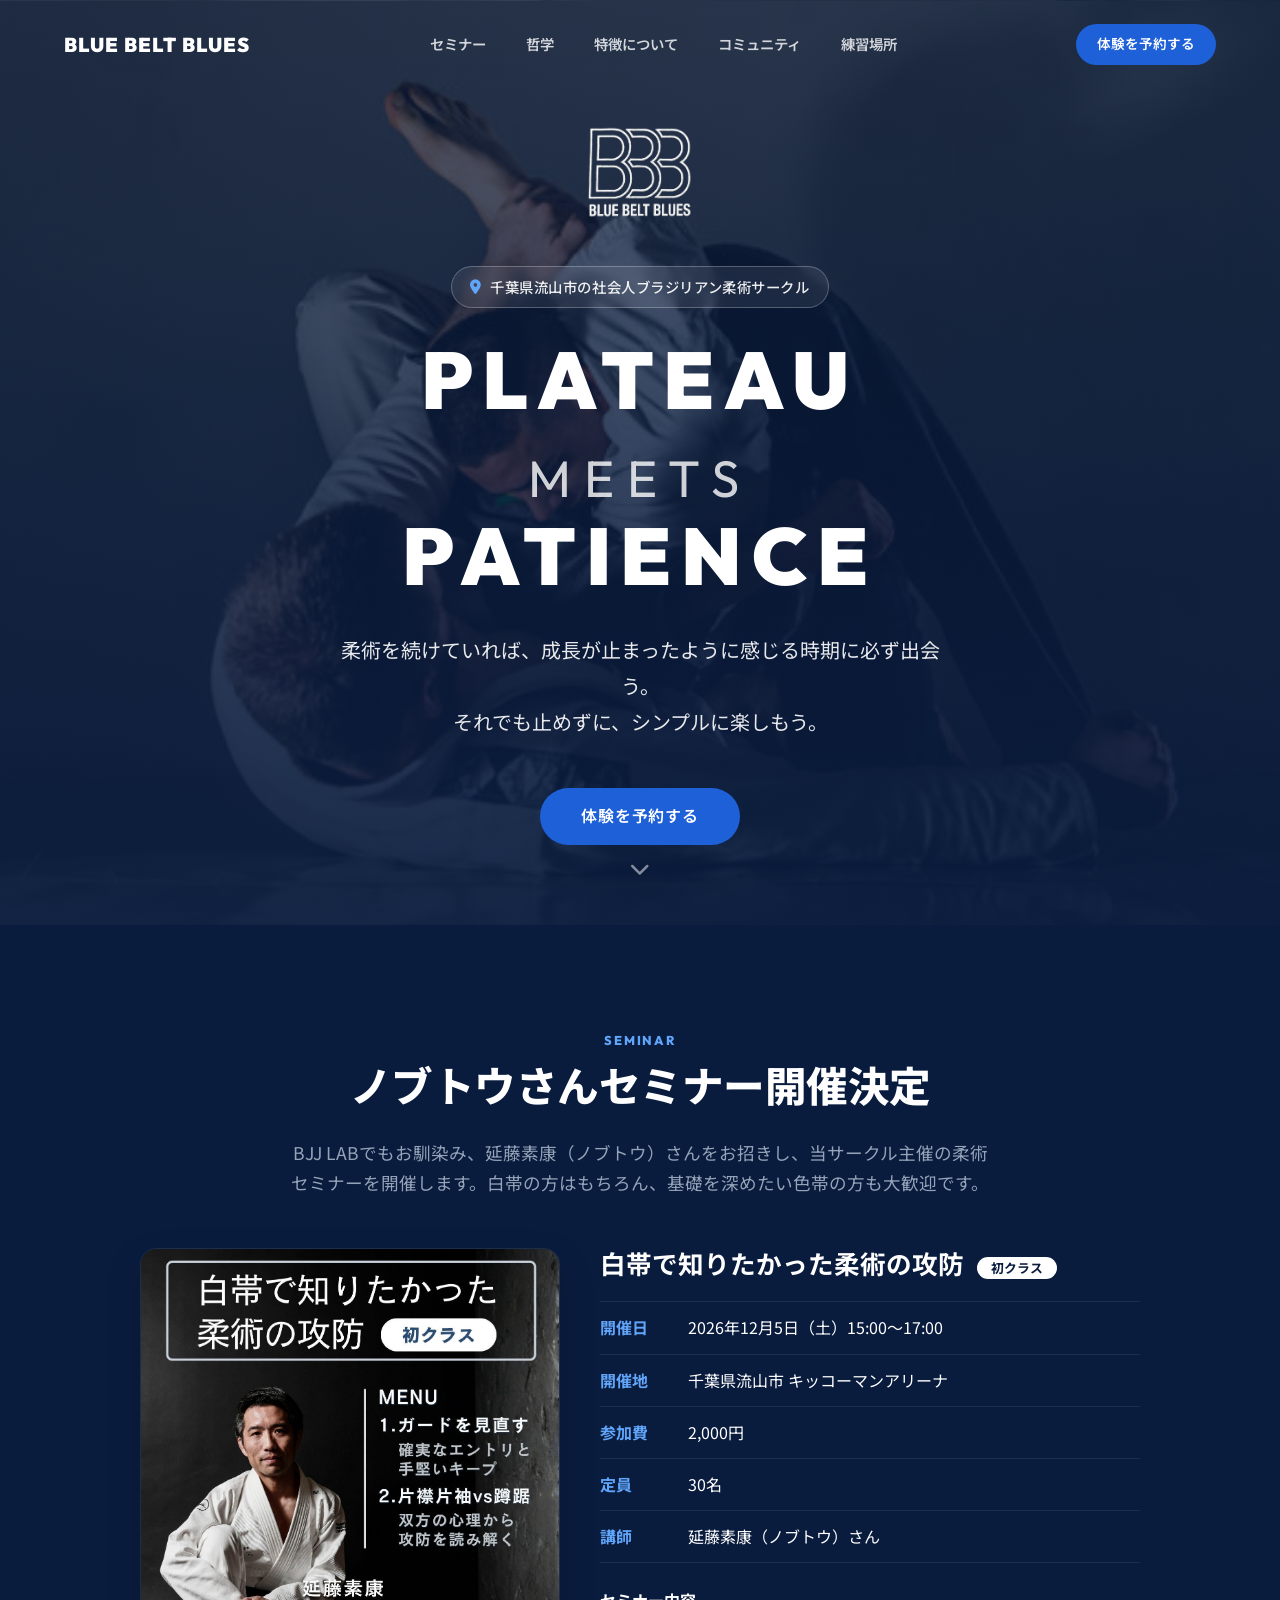
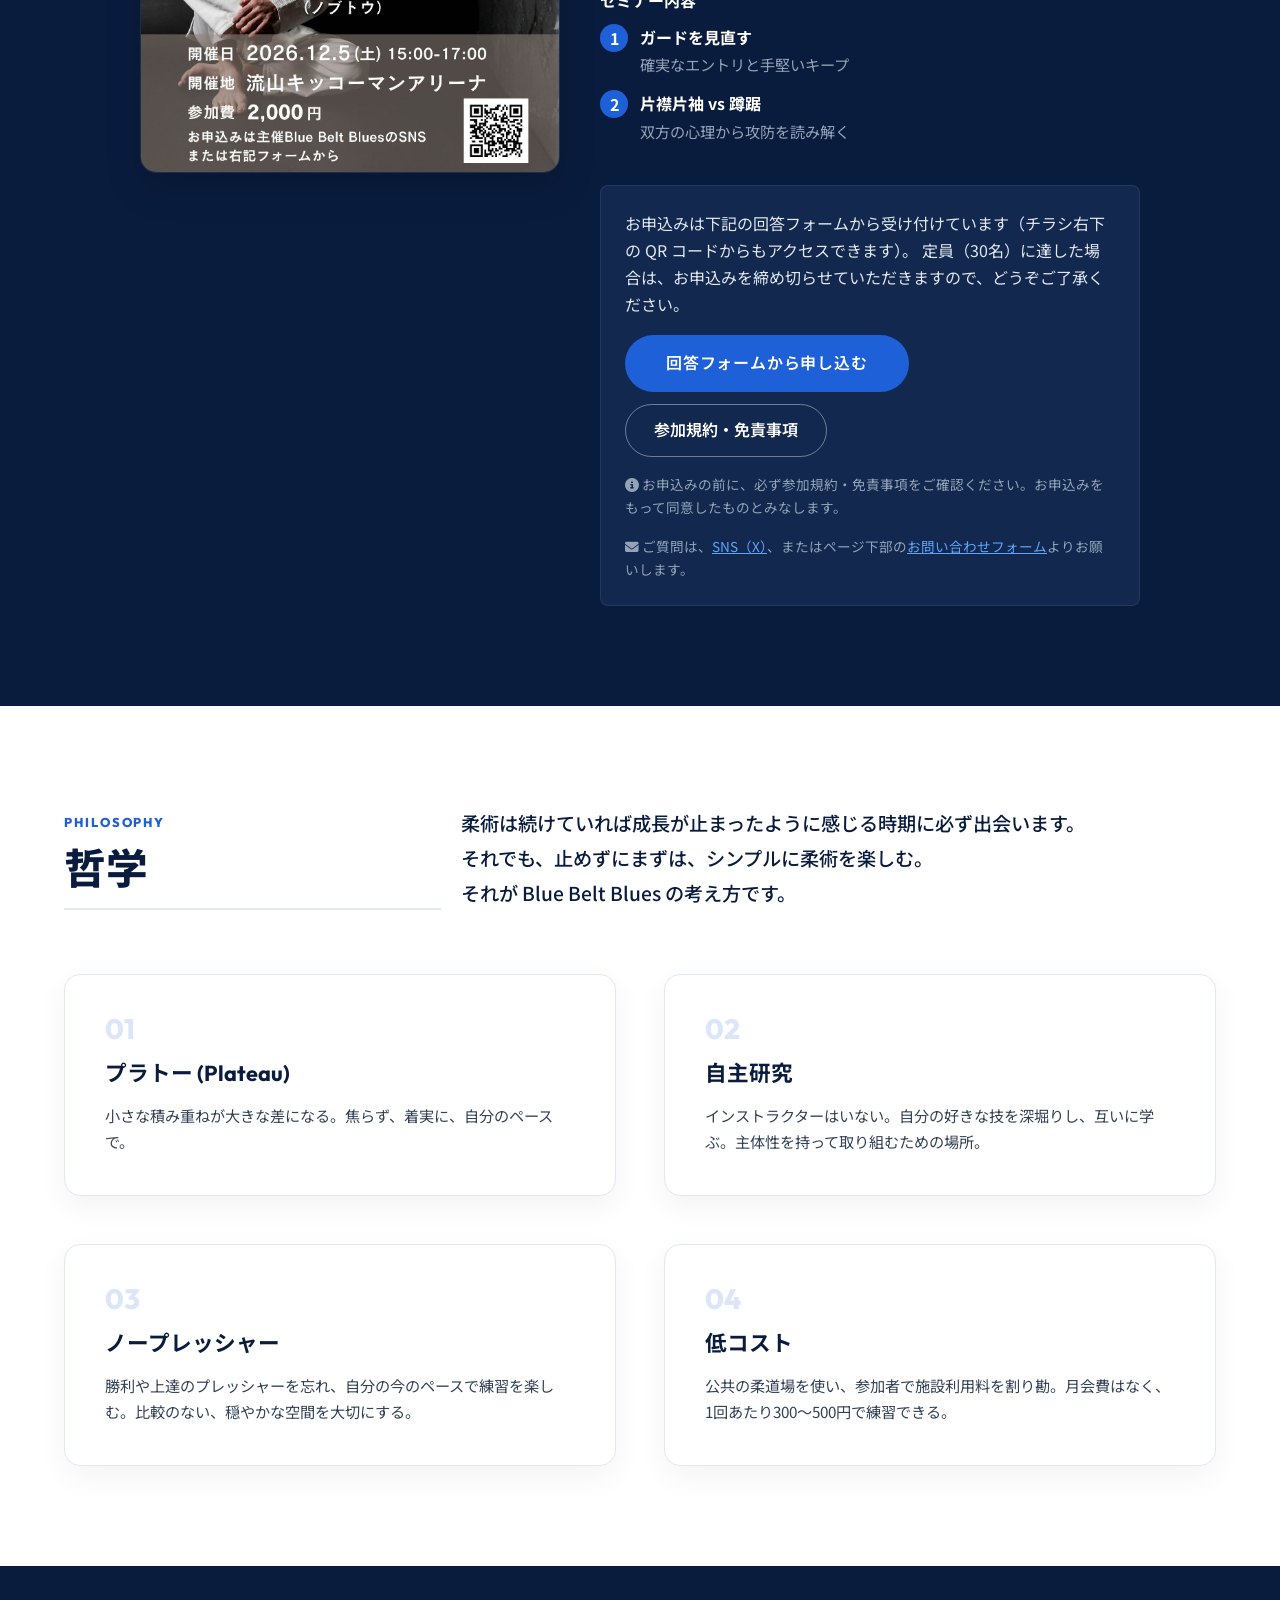
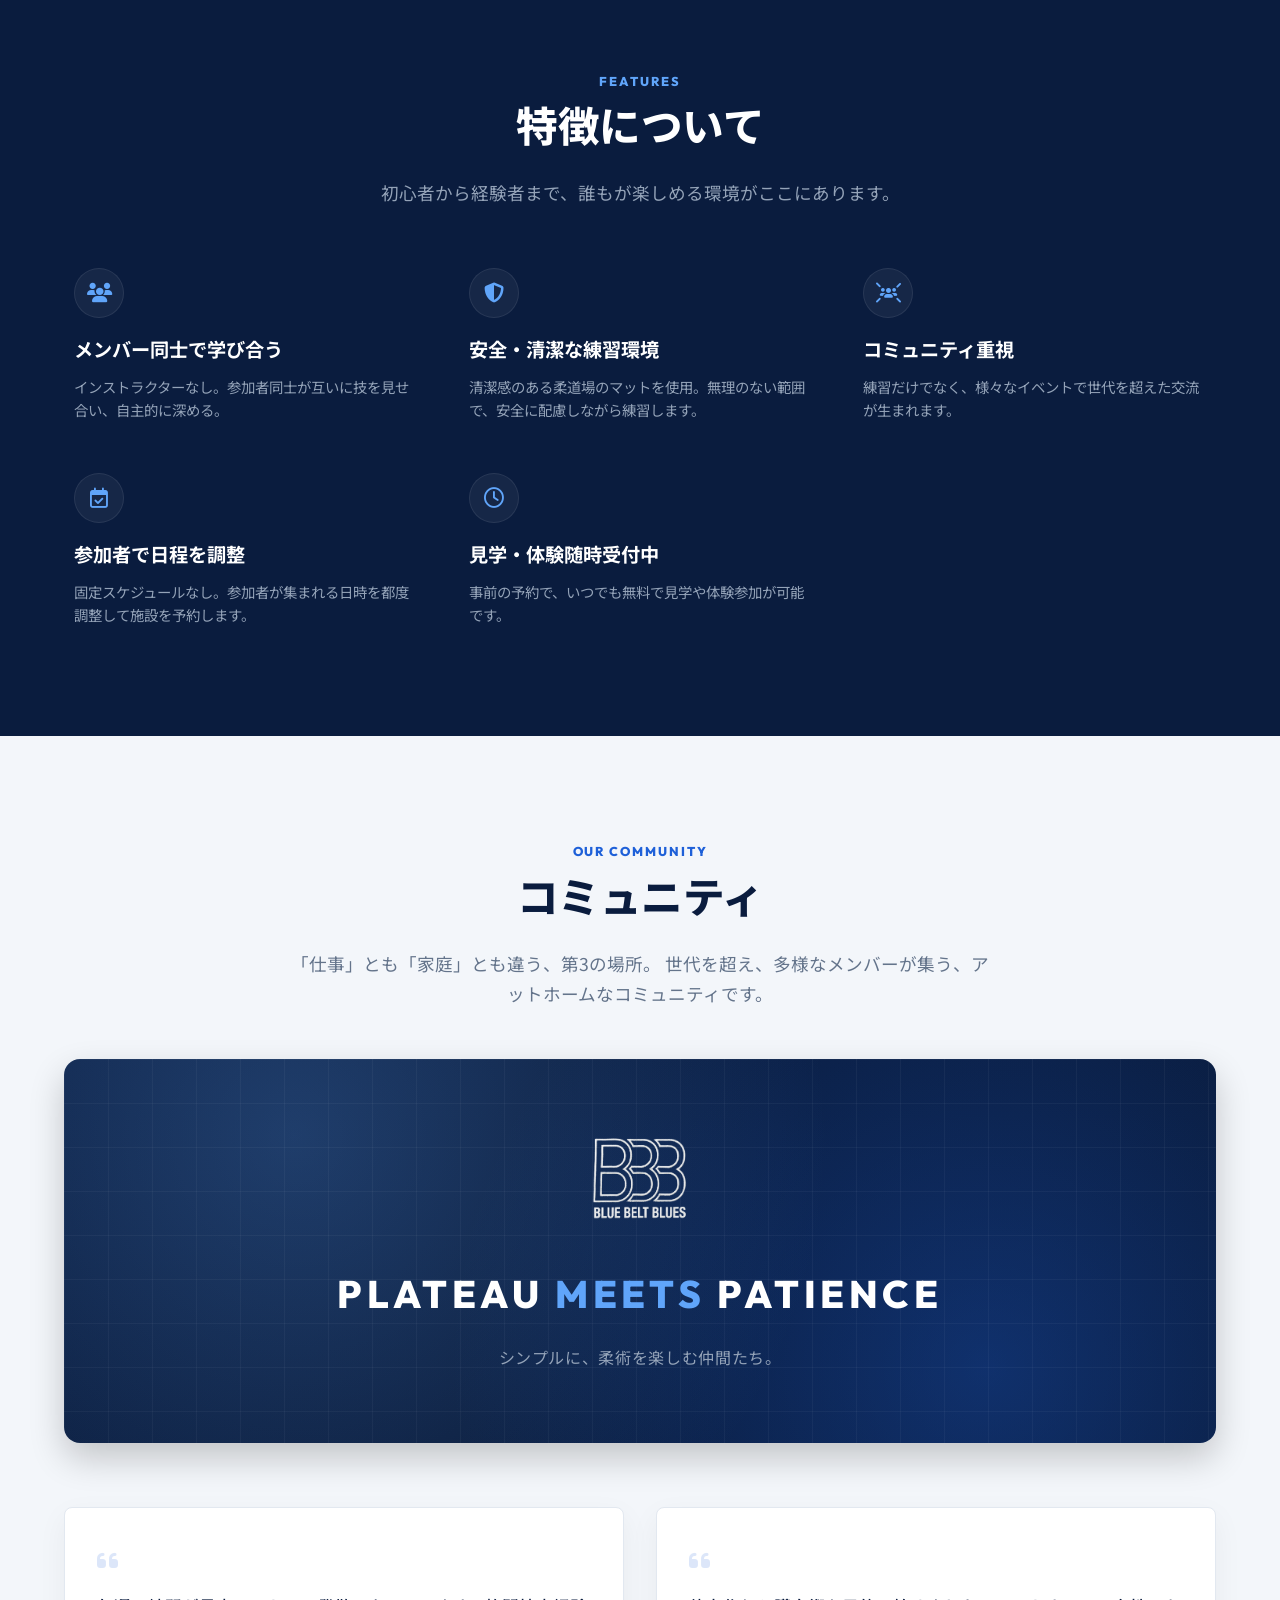
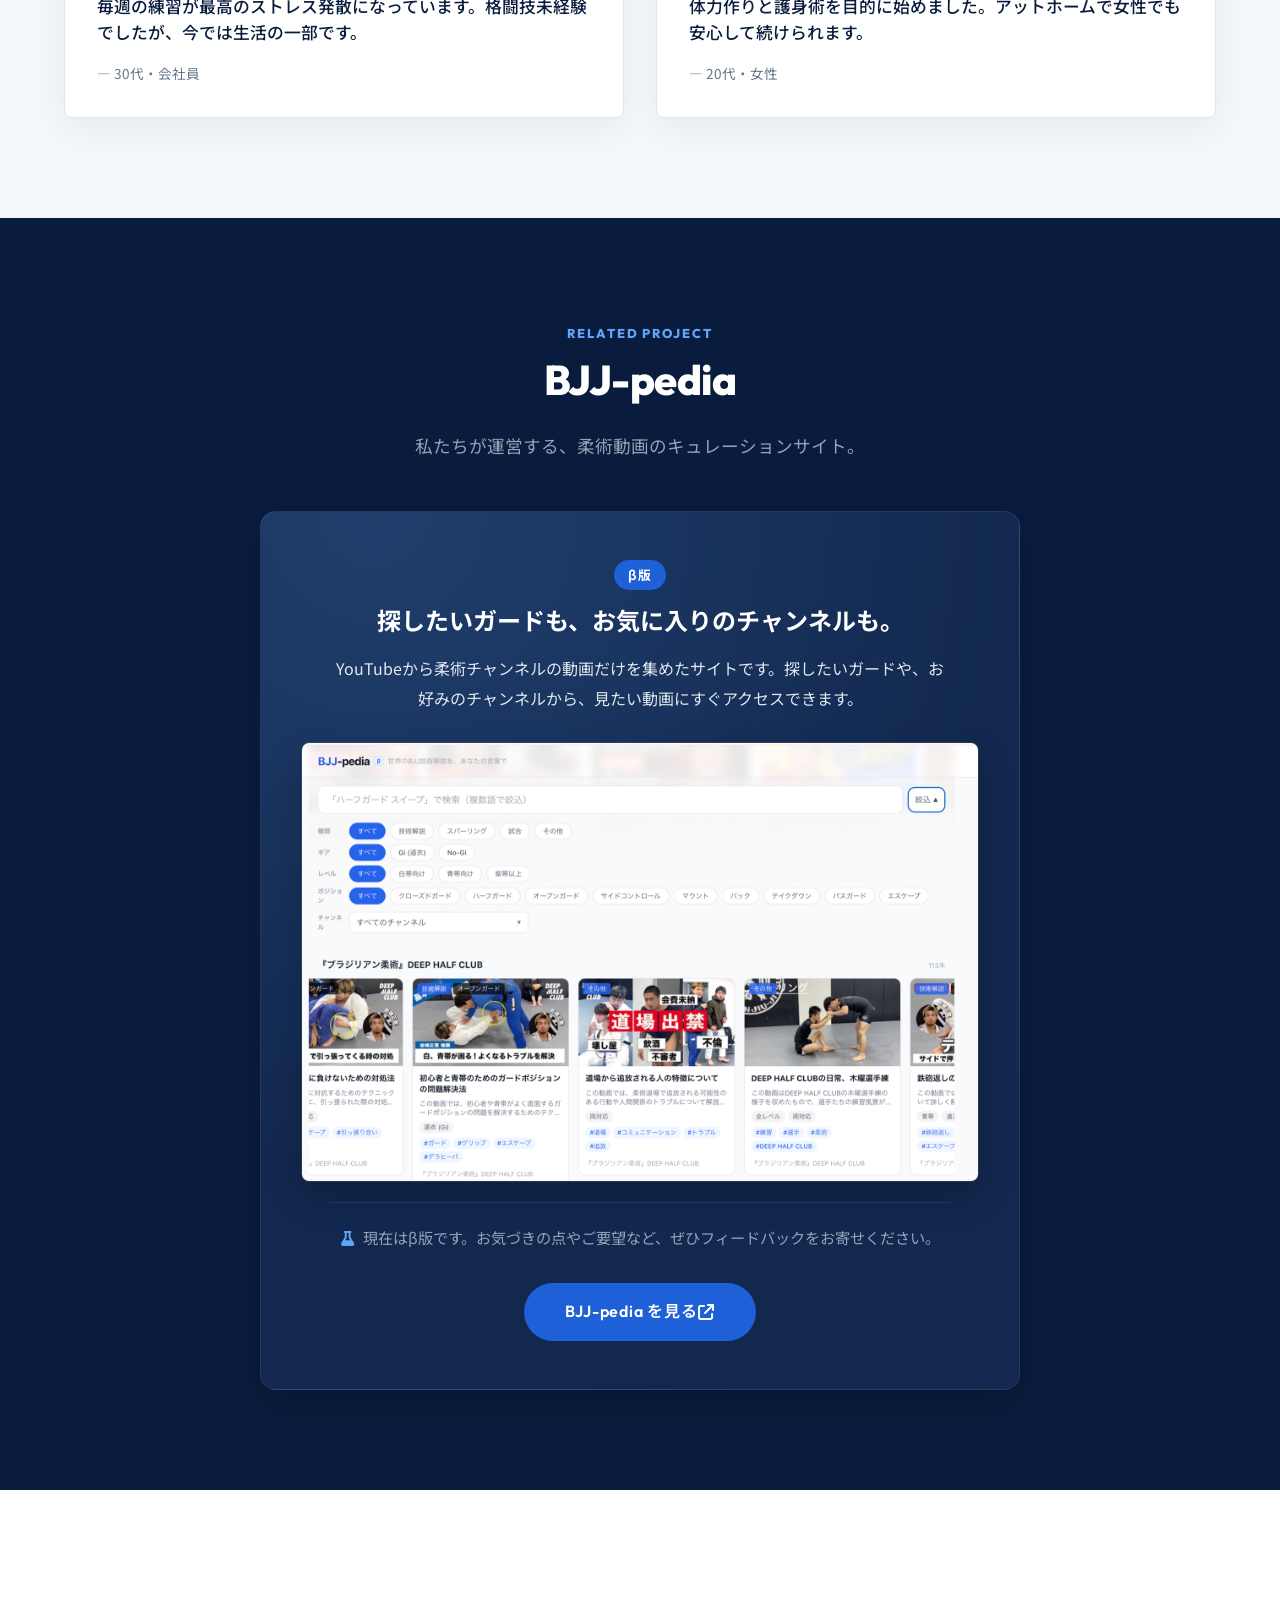
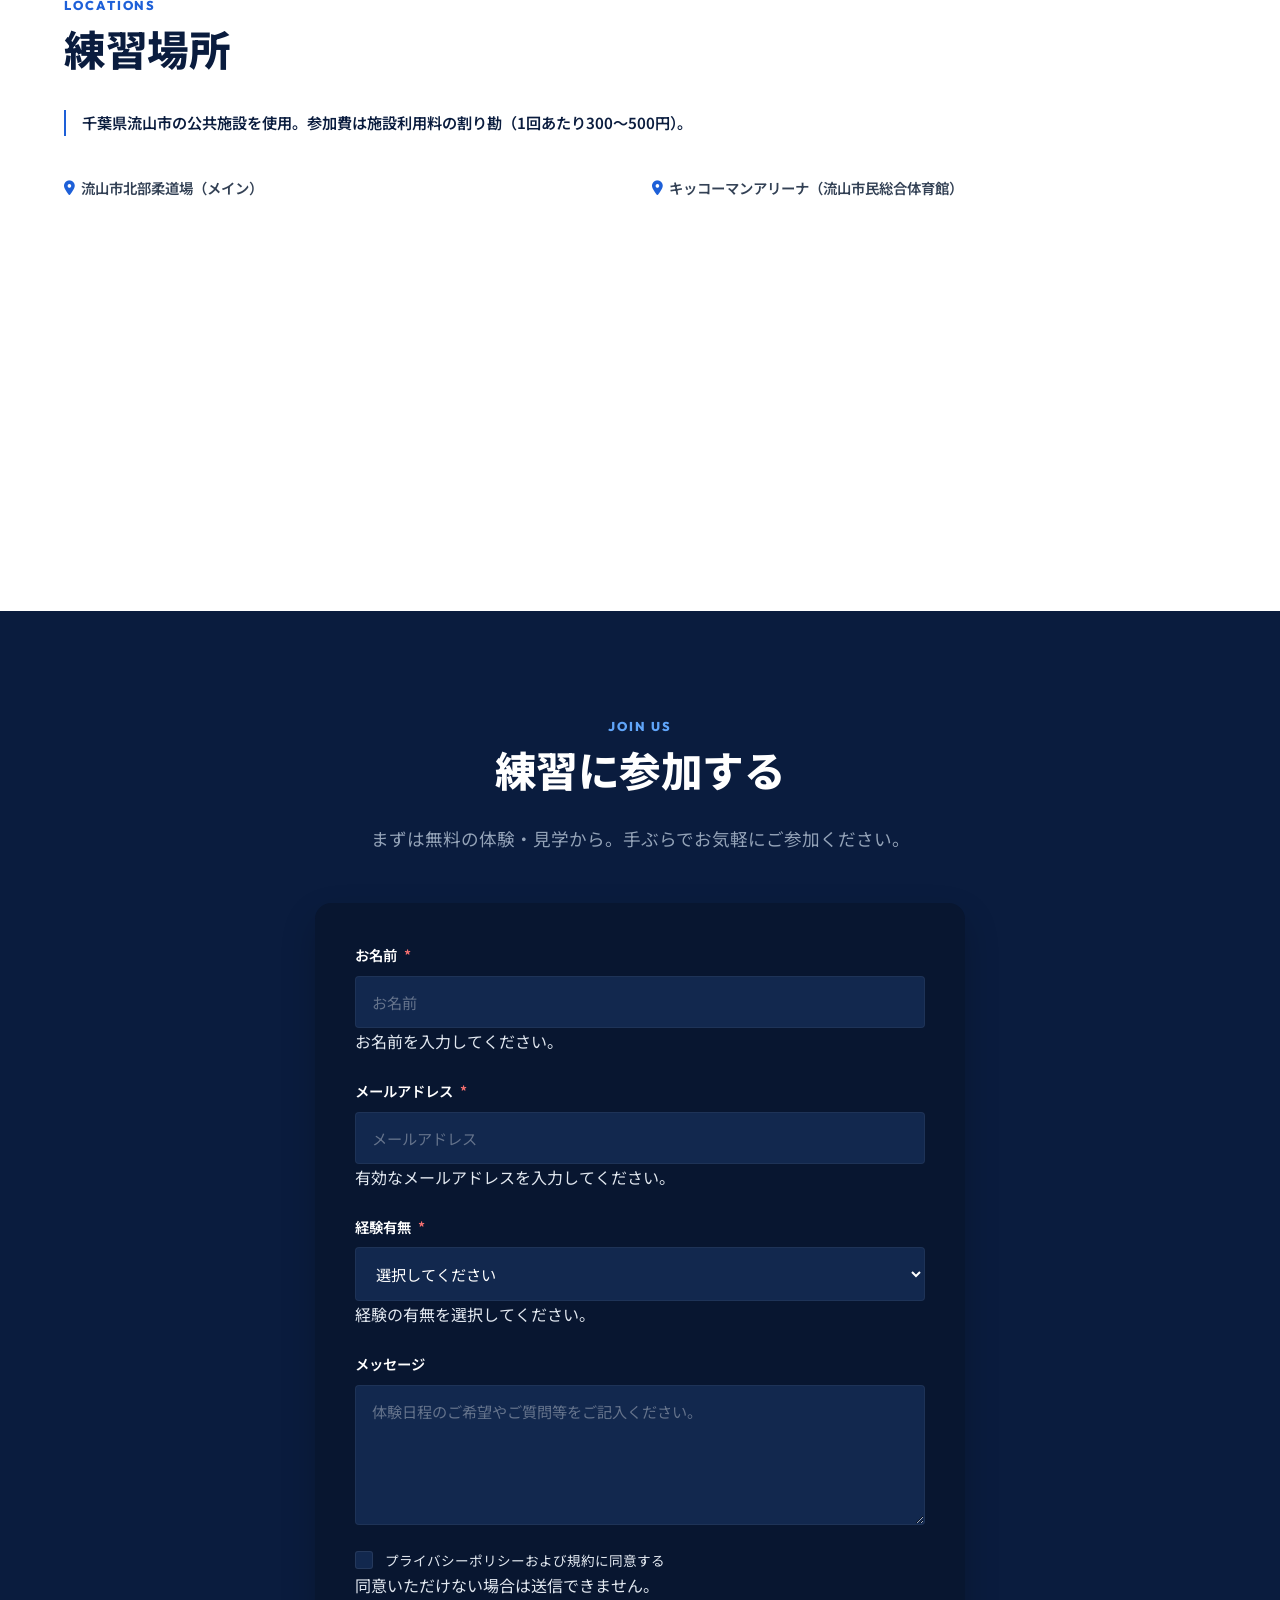
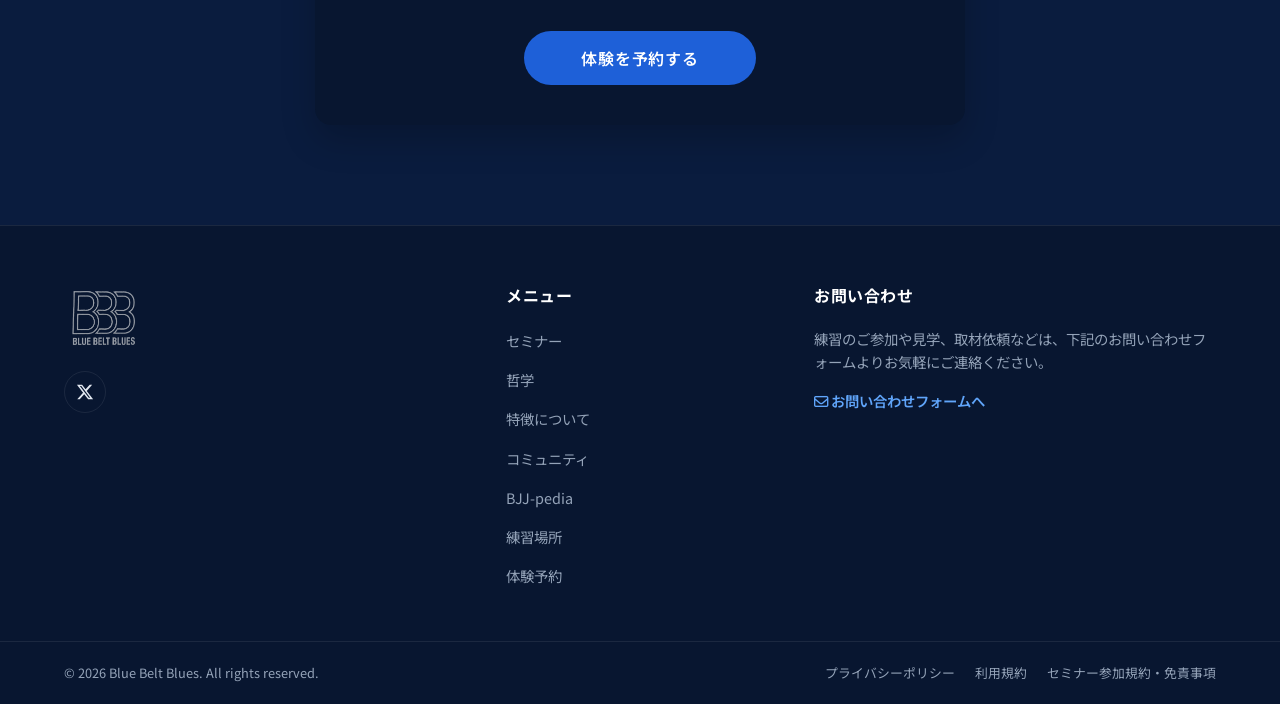
<file: index.html>
<!doctype html>
<html lang="ja">
    <head>
        <meta charset="UTF-8" />
        <meta name="viewport" content="width=device-width, initial-scale=1.0" />
        <meta
            name="description"
            content="千葉県流山市を中心に活動する社会人ブラジリアン柔術（BJJ）サークル『Blue Belt Blues（ブルーベルトブルース）』公式サイト。流山市の公共施設で練習、初心者歓迎・月会費なし。見学・体験随時受付中。"
        />
        <meta
            name="keywords"
            content="Blue Belt Blues, 柔術サークル, ブラジリアン柔術, BJJ, 流山市, 千葉, 格闘技, 社会人サークル, プラトー"
        />

        <!-- Open Graph / Facebook -->
        <meta property="og:type" content="website" />
        <meta property="og:url" content="https://blue-belt-blues.jp/" />
        <meta
            property="og:title"
            content="流山の社会人ブラジリアン柔術サークル | Blue Belt Blues"
        />
        <meta
            property="og:description"
            content="千葉県流山市を中心に活動する社会人ブラジリアン柔術サークル『Blue Belt Blues』公式サイト。初心者歓迎・月会費なしで、シンプルに柔術を楽しむ。見学・体験随時受付中。"
        />
        <meta property="og:image" content="images/og-image.jpg" />

        <!-- Twitter -->
        <meta property="twitter:card" content="summary_large_image" />
        <meta
            property="twitter:title"
            content="流山の社会人ブラジリアン柔術サークル | Blue Belt Blues"
        />
        <meta
            property="twitter:description"
            content="千葉県流山市を中心に活動する社会人ブラジリアン柔術サークル『Blue Belt Blues』公式サイト。初心者歓迎・月会費なしで、シンプルに柔術を楽しむ。見学・体験随時受付中。"
        />
        <meta property="twitter:image" content="images/og-image.jpg" />

        <title>流山の社会人ブラジリアン柔術サークル | Blue Belt Blues</title>

        <!-- Favicon -->
        <link rel="icon" href="images/favicon.ico" sizes="any">
        <link rel="icon" type="image/png" href="images/favicon-512.png">
        <link rel="apple-touch-icon" href="images/apple-touch-icon.png">

        <!-- Google Fonts -->
        <link rel="preconnect" href="https://fonts.googleapis.com" />
        <link rel="preconnect" href="https://fonts.gstatic.com" crossorigin />
        <link
            href="https://fonts.googleapis.com/css2?family=Noto+Sans+JP:wght@300;400;500;700;900&family=Outfit:wght@400;600;700;800;900&display=swap"
            rel="stylesheet"
        />

        <!-- FontAwesome Icons -->
        <link
            rel="stylesheet"
            href="https://cdnjs.cloudflare.com/ajax/libs/font-awesome/6.4.0/css/all.min.css"
        />

        <!-- Stylesheets -->
        <link rel="stylesheet" href="styles.css" />

        <!-- Structured Data (JSON-LD) for local SEO -->
        <script type="application/ld+json">
            {
                "@context": "https://schema.org",
                "@type": "SportsClub",
                "name": "Blue Belt Blues（ブルーベルトブルース）",
                "alternateName": "Blue Belt Blues",
                "description": "千葉県流山市を中心に活動する社会人ブラジリアン柔術（BJJ）サークル。初心者歓迎・月会費なしで、シンプルに柔術を楽しむ。見学・体験随時受付中。",
                "url": "https://blue-belt-blues.jp/",
                "logo": "https://blue-belt-blues.jp/images/logo.png",
                "image": "https://blue-belt-blues.jp/images/og-image.jpg",
                "sport": "ブラジリアン柔術",
                "areaServed": {
                    "@type": "City",
                    "name": "流山市"
                },
                "address": {
                    "@type": "PostalAddress",
                    "addressCountry": "JP",
                    "addressRegion": "千葉県",
                    "addressLocality": "流山市"
                },
                "location": [
                    {
                        "@type": "Place",
                        "name": "流山市北部柔道場",
                        "address": {
                            "@type": "PostalAddress",
                            "addressCountry": "JP",
                            "addressRegion": "千葉県",
                            "addressLocality": "流山市",
                            "streetAddress": "青田109-1"
                        }
                    },
                    {
                        "@type": "Place",
                        "name": "キッコーマンアリーナ（流山市民総合体育館）",
                        "address": {
                            "@type": "PostalAddress",
                            "addressCountry": "JP",
                            "addressRegion": "千葉県",
                            "addressLocality": "流山市",
                            "streetAddress": "野々下1丁目40-1"
                        }
                    }
                ],
                "priceRange": "¥300〜¥500",
                "sameAs": ["https://x.com/Blue_Belt_Blues"]
            }
        </script>
    </head>
    <body>
        <!-- Navigation Bar -->
        <header id="main-header" class="header-nav">
            <div class="container nav-container">
                <a href="#" class="logo" id="header-logo">
                    <span class="logo-accent">BLUE BELT BLUES</span>
                </a>
                <nav class="nav-links" id="main-nav">
                    <a href="#seminar" class="nav-link">セミナー</a>
                    <a href="#philosophy" class="nav-link">哲学</a>
                    <a href="#features" class="nav-link">特徴について</a>
                    <a href="#community" class="nav-link">コミュニティ</a>
                    <a href="#locations" class="nav-link">練習場所</a>
                </nav>
                <div class="nav-cta">
                    <a href="#contact" class="btn btn-primary" id="nav-cta-btn"
                        >体験を予約する</a
                    >
                </div>
                <button
                    class="mobile-menu-toggle"
                    id="menu-toggle"
                    aria-label="メニューを開く"
                >
                    <span class="bar"></span>
                    <span class="bar"></span>
                    <span class="bar"></span>
                </button>
            </div>
        </header>

        <main>
            <!-- Hero Section -->
            <section id="hero" class="hero-section">
                <div class="hero-overlay"></div>
                <div class="container hero-container text-center">
                    <div class="hero-content scroll-reveal">
                        <!-- Logo Graphic -->
                        <div class="logo-graphic-wrapper">
                            <img
                                src="images/logo.png"
                                alt="Blue Belt Blues Logo"
                                class="bbb-logo-img"
                            />
                        </div>

                        <div class="hero-location-badge">
                            <i class="fa-solid fa-location-dot"></i>
                            千葉県流山市の社会人ブラジリアン柔術サークル
                        </div>

                        <h1 class="hero-title tracking-wide">
                            PLATEAU<br />
                            <span class="meets-text">MEETS</span><br />
                            PATIENCE
                        </h1>

                        <p class="hero-subtitle">
                            柔術を続けていれば、成長が止まったように感じる時期に必ず出会う。<br />
                            それでも止めずに、シンプルに楽しもう。
                        </p>

                        <div class="hero-actions justify-center">
                            <a
                                href="#contact"
                                class="btn btn-primary btn-large"
                                id="hero-primary-cta"
                            >
                                体験を予約する
                            </a>
                        </div>
                    </div>
                </div>
                <div class="scroll-down-indicator">
                    <a
                        href="#philosophy"
                        aria-label="哲学セクションへスクロール"
                    >
                        <i class="fa-solid fa-chevron-down"></i>
                    </a>
                </div>
            </section>

            <!-- Seminar Section (セミナー告知) -->
            <section id="seminar" class="seminar-section section-padding dark-bg">
                <div class="container">
                    <div class="section-header text-center scroll-reveal">
                        <span class="section-tag">SEMINAR</span>
                        <h2 class="section-title">ノブトウさんセミナー開催決定</h2>
                        <p class="section-subtitle">
                            BJJ LABでもお馴染み、延藤素康（ノブトウ）さんをお招きし、当サークル主催の柔術セミナーを開催します。白帯の方はもちろん、基礎を深めたい色帯の方も大歓迎です。
                        </p>
                    </div>

                    <div class="seminar-grid scroll-reveal-up">
                        <a
                            href="images/seminar-20261205.jpg"
                            class="seminar-flyer-link"
                            target="_blank"
                            rel="noopener noreferrer"
                            aria-label="セミナーのチラシ画像を大きく表示"
                        >
                            <img
                                src="images/seminar-20261205.jpg"
                                alt="セミナーチラシ『白帯で知りたかった柔術の攻防（初クラス）』講師：延藤素康（ノブトウ）。2026年12月5日(土) 15:00-17:00、流山キッコーマンアリーナ、参加費2,000円。"
                                class="seminar-flyer"
                                loading="lazy"
                            />
                        </a>

                        <div class="seminar-details">
                            <h3>白帯で知りたかった柔術の攻防 <span class="seminar-badge">初クラス</span></h3>

                            <dl class="seminar-info">
                                <div><dt>開催日</dt><dd>2026年12月5日（土）15:00〜17:00</dd></div>
                                <div><dt>開催地</dt><dd>千葉県流山市 キッコーマンアリーナ</dd></div>
                                <div><dt>参加費</dt><dd>2,000円</dd></div>
                                <div><dt>定員</dt><dd>30名</dd></div>
                                <div><dt>講師</dt><dd>延藤素康（ノブトウ）さん</dd></div>
                            </dl>

                            <h4 class="seminar-menu-title">セミナー内容</h4>
                            <ol class="seminar-menu">
                                <li>
                                    <strong>ガードを見直す</strong>
                                    <span>確実なエントリと手堅いキープ</span>
                                </li>
                                <li>
                                    <strong>片襟片袖 vs 蹲踞</strong>
                                    <span>双方の心理から攻防を読み解く</span>
                                </li>
                            </ol>

                            <div class="seminar-apply">
                                <p>
                                    お申込みは下記の回答フォームから受け付けています（チラシ右下の QR コードからもアクセスできます）。
                                    定員（30名）に達した場合は、お申込みを締め切らせていただきますので、どうぞご了承ください。
                                </p>
                                <div class="seminar-actions">
                                    <a
                                        href="https://forms.gle/3UHa1WFJM2o6hTry8"
                                        class="btn btn-primary btn-large"
                                        target="_blank"
                                        rel="noopener noreferrer"
                                    >
                                        回答フォームから申し込む
                                    </a>
                                    <a
                                        href="seminar-waiver.html"
                                        class="btn btn-outline-light"
                                        target="_blank"
                                        rel="noopener"
                                    >
                                        参加規約・免責事項
                                    </a>
                                </div>
                                <p class="seminar-waiver-note">
                                    <i class="fa-solid fa-circle-info"></i>
                                    お申込みの前に、必ず参加規約・免責事項をご確認ください。お申込みをもって同意したものとみなします。
                                </p>
                                <p class="seminar-waiver-note">
                                    <i class="fa-solid fa-envelope"></i>
                                    ご質問は、<a href="https://x.com/Blue_Belt_Blues" target="_blank" rel="noopener noreferrer">SNS（X）</a>、またはページ下部の<a href="#contact">お問い合わせフォーム</a>よりお願いします。
                                </p>
                            </div>
                        </div>
                    </div>
                </div>
            </section>

            <!-- Philosophy Section (哲学) -->
            <section id="philosophy" class="philosophy-section section-padding">
                <div class="container">
                    <div class="philosophy-intro-grid scroll-reveal">
                        <div class="philosophy-header">
                            <span class="section-tag">PHILOSOPHY</span>
                            <h2 class="section-title">哲学</h2>
                        </div>
                        <div class="philosophy-desc-wrapper">
                            <p class="section-desc text-large">
                                柔術は続けていれば成長が止まったように感じる時期に必ず出会います。<br />
                                それでも、止めずにまずは、シンプルに柔術を楽しむ。<br />
                                それが Blue Belt Blues の考え方です。
                            </p>
                        </div>
                    </div>

                    <div class="grid grid-2-cols gap-lg">
                        <!-- Phil Card 1 -->
                        <div
                            class="card phil-card scroll-reveal-up"
                            id="phil-card-1"
                        >
                            <div class="card-num">01</div>
                            <h3>プラトー (Plateau)</h3>
                            <p>
                                小さな積み重ねが大きな差になる。焦らず、着実に、自分のペースで。
                            </p>
                        </div>

                        <!-- Phil Card 2 -->
                        <div
                            class="card phil-card scroll-reveal-up"
                            id="phil-card-2"
                            style="animation-delay: 0.1s"
                        >
                            <div class="card-num">02</div>
                            <h3>自主研究</h3>
                            <p>
                                インストラクターはいない。自分の好きな技を深堀りし、互いに学ぶ。主体性を持って取り組むための場所。
                            </p>
                        </div>

                        <!-- Phil Card 3 -->
                        <div
                            class="card phil-card scroll-reveal-up"
                            id="phil-card-3"
                            style="animation-delay: 0.2s"
                        >
                            <div class="card-num">03</div>
                            <h3>ノープレッシャー</h3>
                            <p>
                                勝利や上達のプレッシャーを忘れ、自分の今のペースで練習を楽しむ。比較のない、穏やかな空間を大切にする。
                            </p>
                        </div>

                        <!-- Phil Card 4 -->
                        <div
                            class="card phil-card scroll-reveal-up"
                            id="phil-card-4"
                            style="animation-delay: 0.3s"
                        >
                            <div class="card-num">04</div>
                            <h3>低コスト</h3>
                            <p>
                                公共の柔道場を使い、参加者で施設利用料を割り勘。月会費はなく、1回あたり300〜500円で練習できる。
                            </p>
                        </div>
                    </div>
                </div>
            </section>

            <!-- Features Section (特徴について) -->
            <section
                id="features"
                class="features-section section-padding dark-bg"
            >
                <div class="container">
                    <div class="section-header text-center scroll-reveal">
                        <span class="section-tag">FEATURES</span>
                        <h2 class="section-title">特徴について</h2>
                        <p class="section-subtitle">
                            初心者から経験者まで、誰もが楽しめる環境がここにあります。
                        </p>
                    </div>

                    <div class="grid grid-3-cols gap-md">
                        <!-- Feature Item 2 -->
                        <div
                            class="feature-item-bbb scroll-reveal-up"
                            id="feature-2"
                            style="animation-delay: 0.05s"
                        >
                            <div class="feature-icon-circle">
                                <i class="fa-solid fa-users"></i>
                            </div>
                            <h3>メンバー同士で学び合う</h3>
                            <p>
                                インストラクターなし。参加者同士が互いに技を見せ合い、自主的に深める。
                            </p>
                        </div>

                        <!-- Feature Item 3 -->
                        <div
                            class="feature-item-bbb scroll-reveal-up"
                            id="feature-3"
                            style="animation-delay: 0.1s"
                        >
                            <div class="feature-icon-circle">
                                <i class="fa-solid fa-shield-halved"></i>
                            </div>
                            <h3>安全・清潔な練習環境</h3>
                            <p>
                                清潔感のある柔道場のマットを使用。無理のない範囲で、安全に配慮しながら練習します。
                            </p>
                        </div>

                        <!-- Feature Item 4 -->
                        <div
                            class="feature-item-bbb scroll-reveal-up"
                            id="feature-4"
                            style="animation-delay: 0.15s"
                        >
                            <div class="feature-icon-circle">
                                <i class="fa-solid fa-users-rays"></i>
                            </div>
                            <h3>コミュニティ重視</h3>
                            <p>
                                練習だけでなく、様々なイベントで世代を超えた交流が生まれます。
                            </p>
                        </div>

                        <!-- Feature Item 5 -->
                        <div
                            class="feature-item-bbb scroll-reveal-up"
                            id="feature-5"
                            style="animation-delay: 0.2s"
                        >
                            <div class="feature-icon-circle">
                                <i class="fa-regular fa-calendar-check"></i>
                            </div>
                            <h3>参加者で日程を調整</h3>
                            <p>
                                固定スケジュールなし。参加者が集まれる日時を都度調整して施設を予約します。
                            </p>
                        </div>

                        <!-- Feature Item 6 -->
                        <div
                            class="feature-item-bbb scroll-reveal-up"
                            id="feature-6"
                            style="animation-delay: 0.25s"
                        >
                            <div class="feature-icon-circle">
                                <i class="fa-regular fa-clock"></i>
                            </div>
                            <h3>見学・体験随時受付中</h3>
                            <p>
                                事前の予約で、いつでも無料で見学や体験参加が可能です。
                            </p>
                        </div>
                    </div>
                </div>
            </section>

            <!-- Community Section (コミュニティ) -->
            <section id="community" class="community-section section-padding">
                <div class="container">
                    <div class="section-header text-center scroll-reveal">
                        <span class="section-tag">OUR COMMUNITY</span>
                        <h2 class="section-title">コミュニティ</h2>
                        <p class="section-subtitle">
                            「仕事」とも「家庭」とも違う、第3の場所。
                            世代を超え、多様なメンバーが集う、アットホームなコミュニティです。
                        </p>
                    </div>

                    <!-- Brand decorative panel (placeholder until photos are ready) -->
                    <div class="community-brand-panel scroll-reveal">
                        <div class="brand-panel-logo">
                            <img
                                src="images/logo.png"
                                alt="Blue Belt Blues Logo"
                                class="brand-panel-logo-img"
                            />
                        </div>
                        <p class="brand-panel-tagline">
                            PLATEAU <span class="brand-panel-meets">MEETS</span> PATIENCE
                        </p>
                        <p class="brand-panel-sub">
                            シンプルに、柔術を楽しむ仲間たち。
                        </p>
                    </div>

                    <!-- Testimonials -->
                    <div
                        class="testimonials-container grid grid-2-cols gap-md scroll-reveal-up"
                    >
                        <div class="testimonial-card">
                            <div class="quote-icon">
                                <i class="fa-solid fa-quote-left"></i>
                            </div>
                            <p class="testimonial-text">
                                毎週の練習が最高のストレス発散になっています。格闘技未経験でしたが、今では生活の一部です。
                            </p>
                            <span class="testimonial-author"
                                >— 30代・会社員</span
                            >
                        </div>

                        <div class="testimonial-card">
                            <div class="quote-icon">
                                <i class="fa-solid fa-quote-left"></i>
                            </div>
                            <p class="testimonial-text">
                                体力作りと護身術を目的に始めました。アットホームで女性でも安心して続けられます。
                            </p>
                            <span class="testimonial-author">— 20代・女性</span>
                        </div>
                    </div>
                </div>
            </section>

            <!-- BJJ-pedia Section (関連プロジェクト) -->
            <section
                id="bjjpedia"
                class="bjjpedia-section section-padding dark-bg"
            >
                <div class="container">
                    <div class="section-header text-center scroll-reveal">
                        <span class="section-tag">RELATED PROJECT</span>
                        <h2 class="section-title">BJJ-pedia</h2>
                        <p class="section-subtitle">
                            私たちが運営する、柔術動画のキュレーションサイト。
                        </p>
                    </div>

                    <div class="bjjpedia-card scroll-reveal-up">
                        <span class="bjjpedia-beta">β版</span>
                        <h3>探したいガードも、お気に入りのチャンネルも。</h3>
                        <p>
                            YouTubeから柔術チャンネルの動画だけを集めたサイトです。探したいガードや、お好みのチャンネルから、見たい動画にすぐアクセスできます。
                        </p>
                        <a
                            href="https://bjj-pedia.vercel.app/"
                            class="bjjpedia-screenshot-link"
                            target="_blank"
                            rel="noopener noreferrer"
                            aria-label="BJJ-pedia を新しいタブで開く"
                        >
                            <img
                                src="images/bjj-pedia-screenshot.png"
                                alt="BJJ-pedia のトップ画面。柔術動画を種類・ギア・レベル・ポジション・チャンネルで絞り込んで探せる。"
                                class="bjjpedia-screenshot"
                                loading="lazy"
                            />
                        </a>
                        <p class="bjjpedia-feedback">
                            <i class="fa-solid fa-flask"></i>
                            現在はβ版です。お気づきの点やご要望など、ぜひフィードバックをお寄せください。
                        </p>
                        <div class="bjjpedia-actions">
                            <a
                                href="https://bjj-pedia.vercel.app/"
                                class="btn btn-primary btn-large"
                                target="_blank"
                                rel="noopener noreferrer"
                            >
                                BJJ-pedia を見る
                                <i
                                    class="fa-solid fa-arrow-up-right-from-square icon-right"
                                ></i>
                            </a>
                        </div>
                    </div>
                </div>
            </section>

            <!-- Practice Location Section (練習場所) -->
            <section id="locations" class="location-section section-padding">
                <div class="container">
                    <div class="location-info-wrapper scroll-reveal">
                        <span class="section-tag">LOCATIONS</span>
                        <h2 class="section-title">練習場所</h2>
                        <p class="location-footnote">
                            千葉県流山市の公共施設を使用。参加費は施設利用料の割り勘（1回あたり300〜500円）。
                        </p>
                    </div>

                    <div class="location-maps-grid scroll-reveal">
                        <div class="map-embed-card">
                            <p class="map-label">
                                <i class="fa-solid fa-location-dot"></i>
                                流山市北部柔道場（メイン）
                            </p>
                            <iframe
                                src="https://maps.google.com/maps?q=千葉県流山市青田109-1&output=embed&hl=ja&z=16"
                                width="100%"
                                height="300"
                                style="border: 0"
                                allowfullscreen=""
                                loading="lazy"
                                referrerpolicy="no-referrer-when-downgrade"
                                title="流山市北部柔道場の地図"
                            ></iframe>
                        </div>
                        <div class="map-embed-card">
                            <p class="map-label">
                                <i class="fa-solid fa-location-dot"></i>
                                キッコーマンアリーナ（流山市民総合体育館）
                            </p>
                            <iframe
                                src="https://maps.google.com/maps?q=千葉県流山市野々下1丁目40-1&output=embed&hl=ja&z=16"
                                width="100%"
                                height="300"
                                style="border: 0"
                                allowfullscreen=""
                                loading="lazy"
                                referrerpolicy="no-referrer-when-downgrade"
                                title="キッコーマンアリーナの地図"
                            ></iframe>
                        </div>
                    </div>
                </div>
            </section>

            <!-- Join Section (練習に参加する) -->
            <section
                id="contact"
                class="contact-section section-padding dark-bg"
            >
                <div class="container container-narrow">
                    <div class="section-header text-center scroll-reveal">
                        <span class="section-tag">JOIN US</span>
                        <h2 class="section-title">練習に参加する</h2>
                        <p class="section-subtitle">
                            まずは無料の体験・見学から。手ぶらでお気軽にご参加ください。
                        </p>
                    </div>

                    <div
                        class="contact-form-wrapper-bbb scroll-reveal-up"
                        id="contact-box"
                    >
                        <form
                            id="contact-form"
                            action="https://formspree.io/f/xjybbozv"
                            method="POST"
                            novalidate
                        >
                            <div class="form-grid-bbb">
                                <!-- Name -->
                                <div class="form-group-bbb">
                                    <label for="form-name"
                                        >お名前
                                        <span class="required-bbb"
                                            >*</span
                                        ></label
                                    >
                                    <input
                                        type="text"
                                        id="form-name"
                                        name="name"
                                        placeholder="お名前"
                                        required
                                    />
                                    <span class="error-message" id="error-name"
                                        >お名前を入力してください。</span
                                    >
                                </div>

                                <!-- Email -->
                                <div class="form-group-bbb">
                                    <label for="form-email"
                                        >メールアドレス
                                        <span class="required-bbb"
                                            >*</span
                                        ></label
                                    >
                                    <input
                                        type="email"
                                        id="form-email"
                                        name="email"
                                        placeholder="メールアドレス"
                                        required
                                    />
                                    <span class="error-message" id="error-email"
                                        >有効なメールアドレスを入力してください。</span
                                    >
                                </div>

                                <!-- Experience -->
                                <div class="form-group-bbb">
                                    <label for="form-experience"
                                        >経験有無
                                        <span class="required-bbb"
                                            >*</span
                                        ></label
                                    >
                                    <select
                                        id="form-experience"
                                        name="experience"
                                        required
                                    >
                                        <option value="">
                                            選択してください
                                        </option>
                                        <option value="none">未経験</option>
                                        <option value="other-martial">
                                            他格闘技・武道経験あり
                                        </option>
                                        <option value="experienced">
                                            柔術経験者
                                        </option>
                                    </select>
                                    <span
                                        class="error-message"
                                        id="error-experience"
                                        >経験の有無を選択してください。</span
                                    >
                                </div>

                                <!-- Belt Color (shown only for experienced) -->
                                <div
                                    class="form-group-bbb"
                                    id="form-belt-group"
                                    hidden
                                >
                                    <label for="form-belt"
                                        >帯色
                                        <span class="required-bbb">*</span></label
                                    >
                                    <select id="form-belt" name="belt">
                                        <option value="">
                                            選択してください
                                        </option>
                                        <option value="white">白帯</option>
                                        <option value="blue">青帯</option>
                                        <option value="purple">紫帯</option>
                                        <option value="brown">茶帯</option>
                                        <option value="black">黒帯</option>
                                    </select>
                                    <span class="error-message" id="error-belt"
                                        >帯色を選択してください。</span
                                    >
                                </div>

                                <!-- Message -->
                                <div class="form-group-bbb">
                                    <label for="form-message">メッセージ</label>
                                    <textarea
                                        id="form-message"
                                        name="message"
                                        rows="5"
                                        placeholder="体験日程のご希望やご質問等をご記入ください。"
                                    ></textarea>
                                </div>
                            </div>

                            <div class="form-consent-bbb">
                                <label class="checkbox-container-bbb">
                                    <input
                                        type="checkbox"
                                        id="form-consent-check"
                                        name="consent"
                                        required
                                    />
                                    <span class="checkmark-bbb"></span>
                                    <span
                                        >プライバシーポリシーおよび規約に同意する</span
                                    >
                                </label>
                                <span class="error-message" id="error-consent"
                                    >同意いただけない場合は送信できません。</span
                                >
                            </div>

                            <div class="form-submit-bbb text-center">
                                <button
                                    type="submit"
                                    class="btn btn-primary btn-large btn-submit-bbb"
                                    id="form-submit-btn"
                                >
                                    体験を予約する
                                </button>
                            </div>
                        </form>
                    </div>
                </div>
            </section>
        </main>

        <!-- Footer -->
        <footer class="footer">
            <div class="container footer-container">
                <div class="footer-info">
                    <!-- Logo Graphic -->
                    <div class="logo-graphic-wrapper-footer">
                        <img
                            src="images/logo.png"
                            alt="Blue Belt Blues Logo"
                            class="bbb-logo-img-footer"
                        />
                    </div>
                    <div class="footer-social">
                        <a
                            href="https://x.com/Blue_Belt_Blues"
                            class="footer-social-link"
                            target="_blank"
                            rel="noopener noreferrer"
                            aria-label="Blue Belt Blues の X (旧Twitter) アカウント"
                        >
                            <svg
                                class="footer-social-icon"
                                viewBox="0 0 24 24"
                                aria-hidden="true"
                                focusable="false"
                            >
                                <path
                                    fill="currentColor"
                                    d="M18.244 2.25h3.308l-7.227 8.26 8.502 11.24H16.17l-5.214-6.817L4.99 21.75H1.68l7.73-8.835L1.254 2.25H8.08l4.713 6.231zm-1.161 17.52h1.833L7.084 4.126H5.117z"
                                />
                            </svg>
                        </a>
                    </div>
                </div>

                <div class="footer-nav">
                    <h4>メニュー</h4>
                    <ul>
                        <li><a href="#seminar">セミナー</a></li>
                        <li><a href="#philosophy">哲学</a></li>
                        <li><a href="#features">特徴について</a></li>
                        <li><a href="#community">コミュニティ</a></li>
                        <li><a href="#bjjpedia">BJJ-pedia</a></li>
                        <li><a href="#locations">練習場所</a></li>
                        <li><a href="#contact">体験予約</a></li>
                    </ul>
                </div>

                <div class="footer-contact">
                    <h4>お問い合わせ</h4>
                    <p>
                        練習のご参加や見学、取材依頼などは、下記のお問い合わせフォームよりお気軽にご連絡ください。
                    </p>
                    <p class="email-contact">
                        <a href="#contact">
                            <i class="fa-regular fa-envelope icon-left"></i>
                            お問い合わせフォームへ
                        </a>
                    </p>
                </div>
            </div>

            <div class="footer-bottom">
                <div class="container bottom-container">
                    <p class="copyright">
                        &copy; 2026 Blue Belt Blues. All rights reserved.
                    </p>
                    <div class="bottom-links">
                        <a href="#">プライバシーポリシー</a>
                        <a href="#">利用規約</a>
                        <a href="seminar-waiver.html">セミナー参加規約・免責事項</a>
                    </div>
                </div>
            </div>
        </footer>

        <!-- Contact Form Success Modal -->
        <div
            class="modal"
            id="success-modal"
            aria-hidden="true"
            role="dialog"
            aria-labelledby="modal-title"
        >
            <div class="modal-backdrop" id="modal-close-backdrop"></div>
            <div class="modal-content">
                <button
                    class="modal-close"
                    id="modal-close-btn"
                    aria-label="閉じる"
                >
                    &times;
                </button>
                <div class="modal-body text-center">
                    <div class="modal-success-icon">
                        <i class="fa-solid fa-circle-check"></i>
                    </div>
                    <h3 id="modal-title">体験の予約を受付ました！</h3>
                    <p>送信が完了しました。</p>
                    <p class="modal-desc">
                        ご入力いただいたメールアドレス宛に、自動返信メールを送信しました。24時間以内に担当者より集合場所や持ち物について、改めてご案内を差し上げます。
                    </p>
                    <button class="btn btn-primary" id="modal-confirm-btn">
                        閉じる
                    </button>
                </div>
            </div>
        </div>

        <!-- JavaScript -->
        <script src="app.js"></script>
    </body>
</html>
</file>
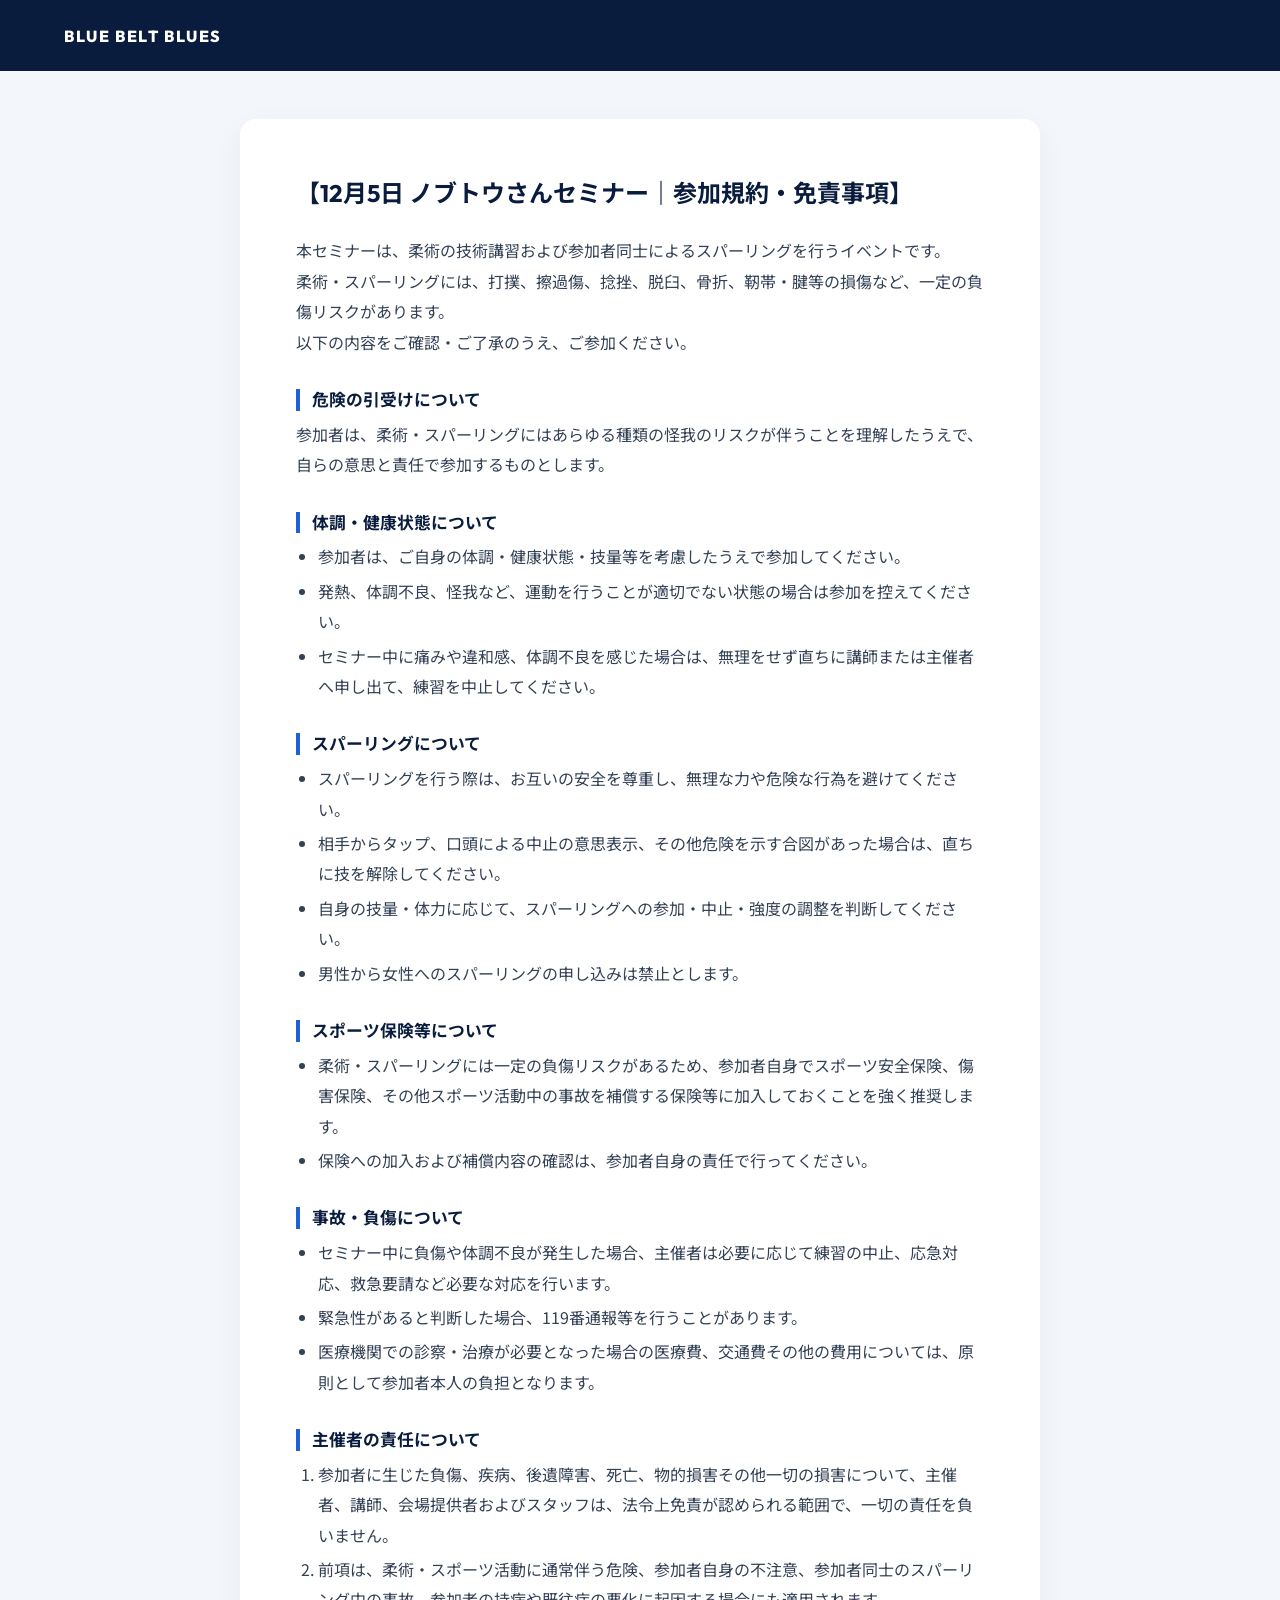
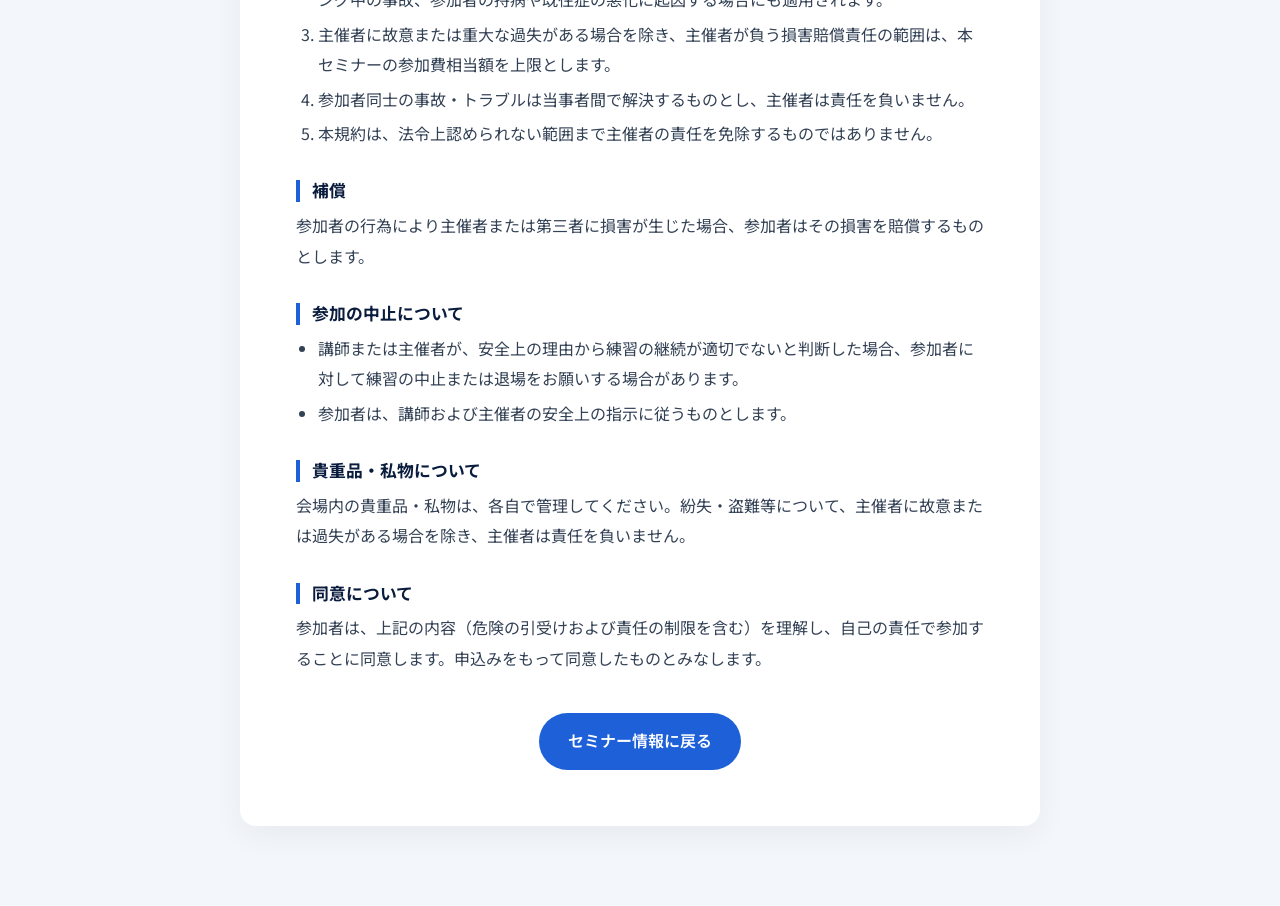
<file: seminar-waiver.html>
<!doctype html>
<html lang="ja">
    <head>
        <meta charset="UTF-8" />
        <meta name="viewport" content="width=device-width, initial-scale=1.0" />
        <meta name="robots" content="noindex" />
        <title>12月5日 ノブトウさんセミナー｜参加規約・免責事項 | Blue Belt Blues</title>
        <link rel="icon" href="images/favicon.ico" />
        <link
            href="https://fonts.googleapis.com/css2?family=Noto+Sans+JP:wght@400;500;700;800&family=Outfit:wght@600;800&display=swap"
            rel="stylesheet"
        />
        <link rel="stylesheet" href="styles.css" />
    </head>
    <body class="waiver-page">
        <header class="waiver-header">
            <div class="container">
                <a href="index.html">BLUE BELT BLUES</a>
            </div>
        </header>

        <main class="waiver-main">
            <div class="container container-narrow" style="max-width: 800px">
                <article class="waiver-doc">
                    <h1>【12月5日 ノブトウさんセミナー｜参加規約・免責事項】</h1>

                    <p>
                        本セミナーは、柔術の技術講習および参加者同士によるスパーリングを行うイベントです。<br />
                        柔術・スパーリングには、打撲、擦過傷、捻挫、脱臼、骨折、靭帯・腱等の損傷など、一定の負傷リスクがあります。<br />
                        以下の内容をご確認・ご了承のうえ、ご参加ください。
                    </p>

                    <h2>危険の引受けについて</h2>
                    <p>
                        参加者は、柔術・スパーリングにはあらゆる種類の怪我のリスクが伴うことを理解したうえで、自らの意思と責任で参加するものとします。
                    </p>

                    <h2>体調・健康状態について</h2>
                    <ul>
                        <li>参加者は、ご自身の体調・健康状態・技量等を考慮したうえで参加してください。</li>
                        <li>発熱、体調不良、怪我など、運動を行うことが適切でない状態の場合は参加を控えてください。</li>
                        <li>セミナー中に痛みや違和感、体調不良を感じた場合は、無理をせず直ちに講師または主催者へ申し出て、練習を中止してください。</li>
                    </ul>

                    <h2>スパーリングについて</h2>
                    <ul>
                        <li>スパーリングを行う際は、お互いの安全を尊重し、無理な力や危険な行為を避けてください。</li>
                        <li>相手からタップ、口頭による中止の意思表示、その他危険を示す合図があった場合は、直ちに技を解除してください。</li>
                        <li>自身の技量・体力に応じて、スパーリングへの参加・中止・強度の調整を判断してください。</li>
                        <li>男性から女性へのスパーリングの申し込みは禁止とします。</li>
                    </ul>

                    <h2>スポーツ保険等について</h2>
                    <ul>
                        <li>柔術・スパーリングには一定の負傷リスクがあるため、参加者自身でスポーツ安全保険、傷害保険、その他スポーツ活動中の事故を補償する保険等に加入しておくことを強く推奨します。</li>
                        <li>保険への加入および補償内容の確認は、参加者自身の責任で行ってください。</li>
                    </ul>

                    <h2>事故・負傷について</h2>
                    <ul>
                        <li>セミナー中に負傷や体調不良が発生した場合、主催者は必要に応じて練習の中止、応急対応、救急要請など必要な対応を行います。</li>
                        <li>緊急性があると判断した場合、119番通報等を行うことがあります。</li>
                        <li>医療機関での診察・治療が必要となった場合の医療費、交通費その他の費用については、原則として参加者本人の負担となります。</li>
                    </ul>

                    <h2>主催者の責任について</h2>
                    <ol>
                        <li>参加者に生じた負傷、疾病、後遺障害、死亡、物的損害その他一切の損害について、主催者、講師、会場提供者およびスタッフは、法令上免責が認められる範囲で、一切の責任を負いません。</li>
                        <li>前項は、柔術・スポーツ活動に通常伴う危険、参加者自身の不注意、参加者同士のスパーリング中の事故、参加者の持病や既往症の悪化に起因する場合にも適用されます。</li>
                        <li>主催者に故意または重大な過失がある場合を除き、主催者が負う損害賠償責任の範囲は、本セミナーの参加費相当額を上限とします。</li>
                        <li>参加者同士の事故・トラブルは当事者間で解決するものとし、主催者は責任を負いません。</li>
                        <li>本規約は、法令上認められない範囲まで主催者の責任を免除するものではありません。</li>
                    </ol>

                    <h2>補償</h2>
                    <p>
                        参加者の行為により主催者または第三者に損害が生じた場合、参加者はその損害を賠償するものとします。
                    </p>

                    <h2>参加の中止について</h2>
                    <ul>
                        <li>講師または主催者が、安全上の理由から練習の継続が適切でないと判断した場合、参加者に対して練習の中止または退場をお願いする場合があります。</li>
                        <li>参加者は、講師および主催者の安全上の指示に従うものとします。</li>
                    </ul>

                    <h2>貴重品・私物について</h2>
                    <p>
                        会場内の貴重品・私物は、各自で管理してください。紛失・盗難等について、主催者に故意または過失がある場合を除き、主催者は責任を負いません。
                    </p>

                    <h2>同意について</h2>
                    <p>
                        参加者は、上記の内容（危険の引受けおよび責任の制限を含む）を理解し、自己の責任で参加することに同意します。申込みをもって同意したものとみなします。
                    </p>

                    <p class="waiver-back">
                        <a href="index.html#seminar" class="btn btn-primary">セミナー情報に戻る</a>
                    </p>
                </article>
            </div>
        </main>
    </body>
</html>
</file>
<file: styles.css>
/* ==========================================================================
   Blue Belt Blues - Custom Stylesheet
   ========================================================================== */

/* --- Custom Variables & Theme Tokens --- */
:root {
  --bg-dark-blue: #0a1c3e;      /* Mockup dark sections */
  --bg-dark-secondary: #081630; /* Darker dark for header/footer */
  --bg-dark-input: #12284e;     /* Lighter dark for inputs */
  
  --bg-light: #ffffff;          /* Philosophy background */
  --bg-light-alt: #f3f6fa;      /* Community background */
  --bg-light-card: #ffffff;
  
  --border-light: #e2e8f0;
  --border-dark: rgba(255, 255, 255, 0.08);
  
  /* Primary blue accent */
  --accent-blue: #1e60d8;
  --accent-blue-hover: #164bb0;
  --accent-blue-light: #60a5fa;
  
  /* Text colors on dark */
  --text-dark-primary: #ffffff;
  --text-dark-secondary: #e2e8f0;
  --text-dark-muted: #94a3b8;
  
  /* Text colors on light */
  --text-light-primary: #0a1c3e;
  --text-light-secondary: #334155;
  --text-light-muted: #64748b;
  
  /* Fonts */
  --font-heading: 'Outfit', 'Noto Sans JP', sans-serif;
  --font-body: 'Noto Sans JP', sans-serif;
  
  --transition-smooth: all 0.4s cubic-bezier(0.16, 1, 0.3, 1);
  --transition-fast: all 0.2s ease;
  
  --radius-sm: 4px;
  --radius-md: 8px;
  --radius-lg: 16px;
  --radius-round: 50px;
  
  --shadow-card: 0 10px 30px rgba(0, 0, 0, 0.05);
  --shadow-card-dark: 0 15px 35px rgba(0, 0, 0, 0.2);
}

/* --- Reset & Setup --- */
*, *::before, *::after {
  box-sizing: border-box;
  margin: 0;
  padding: 0;
}

html {
  font-size: 16px;
  scroll-behavior: smooth;
}

body {
  font-family: var(--font-body);
  background-color: var(--bg-light);
  color: var(--text-light-secondary);
  line-height: 1.7;
  -webkit-font-smoothing: antialiased;
  overflow-x: hidden;
}

/* --- Typography --- */
h1, h2, h3, h4, h5, h6 {
  font-family: var(--font-heading);
  color: var(--text-light-primary);
  font-weight: 700;
  line-height: 1.3;
}

a {
  color: inherit;
  text-decoration: none;
  transition: var(--transition-fast);
}

/* --- Scroll Animation Reveals --- */
.scroll-reveal {
  opacity: 0;
  transform: translateY(20px);
  transition: var(--transition-smooth);
}

.scroll-reveal-up {
  opacity: 0;
  transform: translateY(35px);
  transition: var(--transition-smooth);
}

.scroll-reveal-left {
  opacity: 0;
  transform: translateX(-35px);
  transition: var(--transition-smooth);
}

.scroll-reveal-right {
  opacity: 0;
  transform: translateX(35px);
  transition: var(--transition-smooth);
}

.scroll-reveal.active,
.scroll-reveal-up.active,
.scroll-reveal-left.active,
.scroll-reveal-right.active {
  opacity: 1;
  transform: translate(0, 0);
}

/* --- Utilities --- */
.container {
  width: 90%;
  max-width: 1200px;
  margin: 0 auto;
}

.container-narrow {
  max-width: 650px;
}

.grid {
  display: grid;
  gap: 32px;
}

.grid-2-cols {
  grid-template-columns: 1fr;
}

.grid-3-cols {
  grid-template-columns: 1fr;
}

@media (min-width: 768px) {
  .grid-2-cols {
    grid-template-columns: repeat(2, 1fr);
  }
  .grid-3-cols {
    grid-template-columns: repeat(2, 1fr);
  }
}

@media (min-width: 1024px) {
  .grid-3-cols {
    grid-template-columns: repeat(3, 1fr);
  }
}

.gap-md { gap: 32px; }
.gap-lg { gap: 48px; }

.section-padding {
  padding: 100px 0;
}

.dark-bg {
  background-color: var(--bg-dark-blue);
  color: var(--text-dark-secondary);
}

.dark-bg h1, .dark-bg h2, .dark-bg h3, .dark-bg h4 {
  color: var(--text-dark-primary);
}

.text-center { text-align: center; }
.justify-center { justify-content: center; }
.align-center { align-items: center; }

.section-tag {
  display: inline-block;
  font-family: var(--font-heading);
  font-size: 0.8rem;
  font-weight: 800;
  letter-spacing: 0.15em;
  color: var(--accent-blue);
  margin-bottom: 8px;
}

.dark-bg .section-tag {
  color: var(--accent-blue-light);
}

.section-title {
  font-size: 2.2rem;
  font-weight: 800;
  margin-bottom: 24px;
  letter-spacing: -0.5px;
}

@media (min-width: 768px) {
  .section-title {
    font-size: 2.6rem;
  }
}

.section-subtitle {
  font-size: 1.1rem;
  color: var(--text-light-muted);
  max-width: 700px;
  margin: 0 auto 50px auto;
}

.dark-bg .section-subtitle {
  color: var(--text-dark-muted);
}

/* --- Buttons --- */
.btn {
  display: inline-flex;
  align-items: center;
  justify-content: center;
  padding: 12px 28px;
  border-radius: var(--radius-round);
  font-family: var(--font-heading);
  font-weight: 600;
  cursor: pointer;
  border: 1px solid transparent;
  transition: var(--transition-smooth);
}

.btn-primary {
  background-color: var(--accent-blue);
  color: #ffffff;
}

.btn-primary:hover {
  background-color: var(--accent-blue-hover);
  transform: translateY(-2px);
}

.btn-large {
  padding: 14px 40px;
  font-size: 1rem;
  letter-spacing: 0.05em;
}

/* --- Header / Navigation --- */
.header-nav {
  position: fixed;
  top: 0;
  left: 0;
  width: 100%;
  z-index: 1000;
  padding: 24px 0;
  transition: var(--transition-smooth);
}

.header-nav.scrolled {
  background: rgba(10, 28, 62, 0.95);
  backdrop-filter: blur(12px);
  -webkit-backdrop-filter: blur(12px);
  border-bottom: 1px solid var(--border-dark);
  padding: 16px 0;
}

.nav-container {
  display: flex;
  justify-content: space-between;
  align-items: center;
}

.logo {
  font-family: var(--font-heading);
  font-size: 1.25rem;
  font-weight: 900;
  color: #ffffff;
  letter-spacing: 1px;
}

.nav-links {
  display: none;
}

.nav-link {
  font-size: 0.9rem;
  font-weight: 600;
  color: rgba(255, 255, 255, 0.8);
}

.nav-link:hover {
  color: #ffffff;
}

.nav-cta {
  display: none;
}

.nav-cta .btn {
  padding: 8px 20px;
  font-size: 0.85rem;
}

/* Mobile Toggle */
.mobile-menu-toggle {
  display: flex;
  flex-direction: column;
  justify-content: space-between;
  width: 24px;
  height: 16px;
  background: transparent;
  border: none;
  cursor: pointer;
  z-index: 1001;
}

.mobile-menu-toggle .bar {
  width: 100%;
  height: 2px;
  background-color: #ffffff;
  transition: var(--transition-fast);
}

@media (min-width: 1024px) {
  .nav-links {
    display: flex;
    gap: 40px;
  }
  .nav-cta {
    display: block;
  }
  .mobile-menu-toggle {
    display: none;
  }
}

/* Mobile nav active overlay */
@media (max-width: 1023px) {
  .nav-links.active {
    display: flex;
    flex-direction: column;
    justify-content: center;
    align-items: center;
    position: fixed;
    top: 0;
    left: 0;
    width: 100%;
    height: 100vh;
    background-color: var(--bg-dark-secondary);
    gap: 32px;
    z-index: 999;
  }

  .nav-links.active a {
    font-size: 1.35rem;
    color: #ffffff;
  }

  .mobile-menu-toggle.active .bar:nth-child(1) {
    transform: translateY(7px) rotate(45deg);
  }
  
  .mobile-menu-toggle.active .bar:nth-child(2) {
    opacity: 0;
  }

  .mobile-menu-toggle.active .bar:nth-child(3) {
    transform: translateY(-7px) rotate(-45deg);
  }
}

/* --- Hero Section --- */
.hero-section {
  position: relative;
  min-height: 100vh;
  display: flex;
  align-items: center;
  justify-content: center;
  background-image: url('images/hero-bg.jpg');
  background-size: cover;
  background-position: center;
  padding-top: 120px;
  padding-bottom: 80px;
}

.hero-overlay {
  position: absolute;
  top: 0;
  left: 0;
  width: 100%;
  height: 100%;
  background: linear-gradient(180deg, rgba(10, 28, 62, 0.7) 0%, rgba(10, 28, 62, 0.95) 100%);
}

.hero-container {
  position: relative;
  z-index: 10;
}

/* Logo SVG Style in Hero */
.logo-graphic-wrapper {
  margin-bottom: 40px;
  display: flex;
  justify-content: center;
}

.bbb-logo {
  width: 180px;
  height: auto;
  display: block;
}

.bbb-logo-img {
  width: 130px;
  height: auto;
}

.hero-location-badge {
  display: inline-flex;
  align-items: center;
  gap: 8px;
  margin-bottom: 28px;
  padding: 8px 18px;
  border-radius: var(--radius-round);
  border: 1px solid rgba(255, 255, 255, 0.25);
  background: rgba(255, 255, 255, 0.08);
  backdrop-filter: blur(4px);
  color: rgba(255, 255, 255, 0.92);
  font-size: 0.9rem;
  font-weight: 500;
  letter-spacing: 0.04em;
}

.hero-location-badge i {
  color: var(--accent-blue-light);
}

.hero-title {
  font-size: 3.5rem;
  font-weight: 900;
  color: #ffffff;
  line-height: 1.1;
  letter-spacing: 0.12em;
  margin-bottom: 32px;
}

.meets-text {
  font-size: 2.2rem;
  font-weight: 400;
  letter-spacing: 0.25em;
  opacity: 0.8;
}

@media (min-width: 768px) {
  .hero-title {
    font-size: 5rem;
  }
  .meets-text {
    font-size: 3.2rem;
  }
}

.hero-subtitle {
  font-size: 1.25rem;
  color: rgba(255, 255, 255, 0.9);
  max-width: 600px;
  margin: 0 auto 48px auto;
  line-height: 1.8;
  font-weight: 400;
}

.hero-actions {
  display: flex;
  gap: 16px;
}

/* Scroll indicator */
.scroll-down-indicator {
  position: absolute;
  bottom: 40px;
  left: 50%;
  transform: translateX(-50%);
  z-index: 10;
  font-size: 1.25rem;
  color: rgba(255, 255, 255, 0.5);
  animation: bounce 2s infinite;
}

@keyframes bounce {
  0%, 20%, 50%, 80%, 100% { transform: translateX(-50%) translateY(0); }
  40% { transform: translateX(-50%) translateY(-8px); }
  60% { transform: translateX(-50%) translateY(-4px); }
}

/* --- Philosophy Section (哲学) --- */
.philosophy-intro-grid {
  display: grid;
  grid-template-columns: 1fr;
  gap: 20px;
  margin-bottom: 64px;
}

@media (min-width: 768px) {
  .philosophy-intro-grid {
    grid-template-columns: 1fr 2fr;
    align-items: flex-end;
  }
}

.philosophy-header {
  border-bottom: 2px solid var(--border-light);
  padding-bottom: 12px;
}

.philosophy-header .section-title {
  margin-bottom: 0;
}

.text-large {
  font-size: 1.2rem;
  line-height: 1.8;
  color: var(--text-light-primary);
  font-weight: 500;
}

/* Philosophy Card Style */
.phil-card {
  background: var(--bg-light-card);
  border: 1px solid var(--border-light);
  border-radius: var(--radius-lg);
  padding: 40px;
  box-shadow: var(--shadow-card);
  display: flex;
  flex-direction: column;
  align-items: flex-start;
  transition: var(--transition-smooth);
}

.phil-card:hover {
  transform: translateY(-4px);
  border-color: #cbd5e1;
  box-shadow: 0 15px 35px rgba(0, 0, 0, 0.08);
}

.card-num {
  font-family: var(--font-heading);
  font-size: 1.75rem;
  font-weight: 800;
  color: var(--accent-blue);
  opacity: 0.15;
  margin-bottom: 16px;
  line-height: 1;
}

.phil-card h3 {
  font-size: 1.35rem;
  font-weight: 700;
  margin-bottom: 16px;
  color: var(--text-light-primary);
}

.phil-card p {
  font-size: 0.95rem;
  color: var(--text-light-secondary);
}

/* --- Features Section (特徴) --- */
.feature-item-bbb {
  display: flex;
  flex-direction: column;
  align-items: flex-start;
  transition: var(--transition-smooth);
  padding: 10px;
}

.feature-icon-circle {
  width: 50px;
  height: 50px;
  border-radius: var(--radius-round);
  background: rgba(255, 255, 255, 0.05);
  color: var(--accent-blue-light);
  display: flex;
  align-items: center;
  justify-content: center;
  font-size: 1.25rem;
  margin-bottom: 20px;
  transition: var(--transition-fast);
  border: 1px solid rgba(255, 255, 255, 0.08);
}

.feature-item-bbb:hover .feature-icon-circle {
  background: var(--accent-blue);
  color: #ffffff;
  border-color: var(--accent-blue);
  transform: scale(1.05);
}

.feature-item-bbb h3 {
  font-size: 1.2rem;
  font-weight: 700;
  margin-bottom: 12px;
}

.feature-item-bbb p {
  font-size: 0.9rem;
  color: var(--text-dark-muted);
  line-height: 1.6;
}

/* --- Community Section (コミュニティ) --- */
.community-section {
  background-color: var(--bg-light-alt);
}

/* Brand decorative panel (placeholder until photos are ready) */
.community-brand-panel {
  position: relative;
  overflow: hidden;
  margin-bottom: 64px;
  padding: 72px 32px;
  text-align: center;
  border-radius: var(--radius-lg);
  background:
    radial-gradient(circle at 20% 20%, rgba(96, 165, 250, 0.25), transparent 55%),
    radial-gradient(circle at 80% 80%, rgba(30, 96, 216, 0.35), transparent 55%),
    linear-gradient(135deg, var(--bg-dark-blue) 0%, var(--bg-dark-secondary) 100%);
  box-shadow: var(--shadow-card-dark);
}

.community-brand-panel::before {
  content: "";
  position: absolute;
  inset: 0;
  background-image:
    linear-gradient(rgba(255, 255, 255, 0.04) 1px, transparent 1px),
    linear-gradient(90deg, rgba(255, 255, 255, 0.04) 1px, transparent 1px);
  background-size: 44px 44px;
  pointer-events: none;
}

.brand-panel-logo {
  position: relative;
  margin-bottom: 28px;
}

.brand-panel-logo-img {
  height: 96px;
  width: auto;
  opacity: 0.95;
}

.brand-panel-tagline {
  position: relative;
  font-family: var(--font-heading);
  font-weight: 800;
  letter-spacing: 0.12em;
  font-size: clamp(1.4rem, 4vw, 2.4rem);
  color: var(--text-dark-primary);
}

.brand-panel-meets {
  color: var(--accent-blue-light);
}

.brand-panel-sub {
  position: relative;
  margin-top: 16px;
  font-size: 1rem;
  letter-spacing: 0.04em;
  color: var(--text-dark-muted);
}

@media (max-width: 767px) {
  .community-brand-panel {
    padding: 56px 20px;
  }
  .brand-panel-logo-img {
    height: 72px;
  }
}

/* BJJ-pedia (related project) */
.bjjpedia-card {
  position: relative;
  max-width: 760px;
  margin: 48px auto 0 auto;
  padding: 48px 40px;
  text-align: center;
  border-radius: var(--radius-lg);
  border: 1px solid var(--border-dark);
  background:
    radial-gradient(circle at 15% 0%, rgba(96, 165, 250, 0.18), transparent 60%),
    var(--bg-dark-input);
  box-shadow: var(--shadow-card-dark);
}

.bjjpedia-beta {
  display: inline-block;
  margin-bottom: 16px;
  padding: 4px 14px;
  border-radius: var(--radius-round);
  background: var(--accent-blue);
  color: #ffffff;
  font-size: 0.8rem;
  font-weight: 700;
  letter-spacing: 0.08em;
}

.bjjpedia-card h3 {
  color: var(--text-dark-primary);
  font-size: 1.5rem;
  margin-bottom: 16px;
}

.bjjpedia-card p {
  color: var(--text-dark-secondary);
  line-height: 1.9;
  max-width: 620px;
  margin: 0 auto;
}

.bjjpedia-screenshot-link {
  display: block;
  margin: 28px auto 0 auto;
  border-radius: var(--radius-md);
  overflow: hidden;
  border: 1px solid var(--border-dark);
  box-shadow: var(--shadow-card-dark);
  transition: var(--transition-smooth);
}

.bjjpedia-screenshot-link:hover {
  transform: translateY(-4px);
  box-shadow: 0 20px 45px rgba(0, 0, 0, 0.3);
}

.bjjpedia-screenshot {
  display: block;
  width: 100%;
  height: auto;
}

.bjjpedia-feedback {
  margin-top: 20px !important;
  padding-top: 20px;
  border-top: 1px solid var(--border-dark);
  color: var(--text-dark-muted) !important;
  font-size: 0.95rem;
}

.bjjpedia-feedback i {
  color: var(--accent-blue-light);
  margin-right: 6px;
}

.bjjpedia-actions {
  margin-top: 32px;
}

@media (max-width: 767px) {
  .bjjpedia-card {
    padding: 40px 24px;
  }
}

/* Testimonials (2 columns, white cards) */
.testimonials-container {
  margin-top: 60px;
}

.testimonial-card {
  background: var(--bg-light-card);
  border: 1px solid var(--border-light);
  border-radius: var(--radius-md);
  padding: 32px;
  position: relative;
  box-shadow: var(--shadow-card);
}

.quote-icon {
  font-size: 1.5rem;
  color: var(--accent-blue);
  opacity: 0.15;
  margin-bottom: 12px;
}

.testimonial-text {
  font-size: 1.05rem;
  color: var(--text-light-primary);
  font-weight: 500;
  margin-bottom: 16px;
  line-height: 1.6;
}

.testimonial-author {
  font-size: 0.85rem;
  color: var(--text-light-muted);
  display: block;
}

/* --- Practice Location Section (練習場所) --- */
.location-grid {
  display: grid;
  grid-template-columns: 1fr;
  gap: 48px;
  align-items: center;
}

@media (min-width: 992px) {
  .location-grid {
    grid-template-columns: 1.2fr 1.8fr;
  }
}

.location-info-wrapper {
  margin-bottom: 40px;
}

.location-maps-grid {
  display: grid;
  grid-template-columns: 1fr 1fr;
  gap: 24px;
}

@media (max-width: 768px) {
  .location-maps-grid {
    grid-template-columns: 1fr;
  }
}

.map-embed-card {
  border-radius: var(--radius-md);
  overflow: hidden;
}

.map-label {
  font-size: 0.9rem;
  font-weight: 600;
  margin-bottom: 10px;
  color: var(--text-light-secondary);
  display: flex;
  align-items: center;
  gap: 6px;
}

.map-label i {
  color: var(--accent-blue);
}

.map-embed-card iframe {
  display: block;
  width: 100%;
  border-radius: var(--radius-md);
}

.location-list {
  display: flex;
  flex-direction: column;
  gap: 24px;
  margin: 32px 0;
}

.location-item-bbb {
  display: flex;
  align-items: flex-start;
  gap: 16px;
}

.loc-bullet {
  width: 8px;
  height: 8px;
  border-radius: var(--radius-round);
  background-color: var(--accent-blue);
  margin-top: 8px;
  flex-shrink: 0;
}

.location-item-bbb h4 {
  font-size: 1.15rem;
  font-weight: 700;
  margin-bottom: 4px;
  color: var(--text-light-primary);
}

.location-item-bbb p {
  font-size: 0.95rem;
  color: var(--text-light-secondary);
}

.location-footnote {
  font-size: 0.95rem;
  color: var(--text-light-primary);
  font-weight: 600;
  border-left: 2px solid var(--accent-blue);
  padding-left: 16px;
  margin-top: 32px;
}

/* Vector Styled Map Placeholder */
.map-illustration-card {
  background: #f8fafc;
  border: 1px solid var(--border-light);
  border-radius: var(--radius-lg);
  padding: 16px;
  box-shadow: var(--shadow-card);
  position: relative;
  overflow: hidden;
}

.map-bg-pattern {
  background-color: #ffffff;
  border-radius: var(--radius-md);
  border: 1px solid #f1f5f9;
  height: 300px;
  color: var(--text-light-muted);
  position: relative;
}

.marker {
  cursor: pointer;
  transition: var(--transition-fast);
}

.marker:hover circle:first-child {
  opacity: 0.4;
  r: 16;
}

.marker text {
  font-weight: 700;
  fill: var(--text-light-primary);
  filter: drop-shadow(0px 2px 4px rgba(255, 255, 255, 0.9));
}

.map-controls {
  padding: 12px 8px 0 8px;
  font-size: 0.85rem;
  font-weight: 600;
  color: var(--text-light-secondary);
}

/* --- Join Practice Form Section --- */
.contact-form-wrapper-bbb {
  background: var(--bg-dark-secondary);
  border-radius: var(--radius-lg);
  padding: 40px;
  box-shadow: var(--shadow-card-dark);
}

@media (max-width: 576px) {
  .contact-form-wrapper-bbb {
    padding: 24px;
  }
}

.form-grid-bbb {
  display: flex;
  flex-direction: column;
  gap: 24px;
  margin-bottom: 24px;
}

.form-group-bbb {
  display: flex;
  flex-direction: column;
}

/* The class rule above would otherwise override the [hidden] attribute. */
.form-group-bbb[hidden] {
  display: none;
}

.form-group-bbb label {
  font-size: 0.9rem;
  font-weight: 600;
  color: var(--text-dark-primary);
  margin-bottom: 8px;
}

.required-bbb {
  color: #f87171;
  margin-left: 4px;
}

.form-group-bbb input[type="text"],
.form-group-bbb input[type="email"],
.form-group-bbb select,
.form-group-bbb textarea {
  background-color: var(--bg-dark-input);
  border: 1px solid rgba(255, 255, 255, 0.05);
  border-radius: var(--radius-sm);
  padding: 14px 16px;
  color: var(--text-dark-primary);
  font-family: inherit;
  font-size: 0.95rem;
  transition: var(--transition-fast);
}

.form-group-bbb input::placeholder,
.form-group-bbb textarea::placeholder {
  color: rgba(255, 255, 255, 0.35);
}

.form-group-bbb input:focus,
.form-group-bbb select:focus,
.form-group-bbb textarea:focus {
  outline: none;
  border-color: var(--accent-blue-light);
  box-shadow: 0 0 0 3px rgba(96, 165, 250, 0.15);
}

.form-group-bbb select option {
  background-color: var(--bg-dark-secondary);
  color: var(--text-dark-primary);
}

.form-group-bbb textarea {
  resize: vertical;
}

.form-consent-bbb {
  margin-bottom: 32px;
}

.checkbox-container-bbb {
  display: flex;
  align-items: center;
  position: relative;
  cursor: pointer;
  font-size: 0.85rem;
  color: var(--text-dark-secondary);
  user-select: none;
  gap: 12px;
}

.checkbox-container-bbb input {
  position: absolute;
  opacity: 0;
  cursor: pointer;
  height: 0;
  width: 0;
}

.checkmark-bbb {
  height: 18px;
  width: 18px;
  background-color: var(--bg-dark-input);
  border: 1px solid rgba(255, 255, 255, 0.08);
  border-radius: 3px;
  flex-shrink: 0;
  display: flex;
  align-items: center;
  justify-content: center;
  transition: var(--transition-fast);
}

.checkbox-container-bbb:hover input ~ .checkmark-bbb {
  border-color: rgba(255, 255, 255, 0.2);
}

.checkbox-container-bbb input:checked ~ .checkmark-bbb {
  background-color: var(--accent-blue);
  border-color: var(--accent-blue);
}

.checkmark-bbb::after {
  content: "";
  display: none;
  width: 4px;
  height: 8px;
  border: solid #ffffff;
  border-width: 0 2px 2px 0;
  transform: rotate(45deg) translate(-1px, -1px);
}

.checkbox-container-bbb input:checked ~ .checkmark-bbb::after {
  display: block;
}

.form-group-bbb.is-invalid input,
.form-group-bbb.is-invalid select,
.form-group-bbb.is-invalid textarea {
  border-color: #f87171;
  box-shadow: 0 0 0 3px rgba(248, 113, 113, 0.15);
}

.form-group-bbb.is-invalid .error-message,
.form-consent-bbb.is-invalid .error-message {
  display: block;
}

.btn-submit-bbb {
  width: 100%;
}

@media (min-width: 768px) {
  .btn-submit-bbb {
    width: auto;
    padding-left: 56px;
    padding-right: 56px;
  }
}

/* --- Footer --- */
.footer {
  background-color: var(--bg-dark-secondary);
  border-top: 1px solid var(--border-dark);
  padding: 60px 0 20px 0;
  color: var(--text-dark-muted);
}

.footer-container {
  display: grid;
  grid-template-columns: 1fr;
  gap: 40px;
  margin-bottom: 40px;
}

@media (min-width: 768px) {
  .footer-container {
    grid-template-columns: 1.5fr 1fr 1.5fr;
  }
}

.logo-graphic-wrapper-footer {
  display: flex;
}

.bbb-logo-footer {
  width: 110px;
  height: auto;
  display: block;
  opacity: 0.5;
}

.bbb-logo-img-footer {
  width: 80px;
  height: auto;
  opacity: 0.6;
}

.footer-social {
  margin-top: 20px;
}

.footer-social-link {
  display: inline-flex;
  align-items: center;
  justify-content: center;
  width: 42px;
  height: 42px;
  border-radius: var(--radius-round);
  border: 1px solid var(--border-dark);
  color: var(--text-dark-secondary);
  font-size: 1.1rem;
  transition: var(--transition-fast);
}

.footer-social-link:hover {
  background: var(--accent-blue);
  border-color: var(--accent-blue);
  color: #ffffff;
}

.footer-social-icon {
  width: 18px;
  height: 18px;
}

.footer-nav h4, .footer-contact h4 {
  font-size: 1rem;
  margin-bottom: 20px;
  font-weight: 700;
  color: var(--text-dark-primary);
  letter-spacing: 0.5px;
}

.footer-nav ul {
  list-style: none;
}

.footer-nav ul li {
  margin-bottom: 12px;
}

.footer-nav ul li a {
  font-size: 0.9rem;
  color: var(--text-dark-muted);
}

.footer-nav ul li a:hover {
  color: #ffffff;
}

.footer-contact p {
  font-size: 0.9rem;
  line-height: 1.6;
  margin-bottom: 16px;
}

.email-contact {
  color: var(--accent-blue-light) !important;
  font-weight: 600;
}

.footer-bottom {
  border-top: 1px solid var(--border-dark);
  padding-top: 20px;
}

.bottom-container {
  display: flex;
  flex-direction: column;
  justify-content: space-between;
  align-items: center;
  gap: 16px;
}

@media (min-width: 768px) {
  .bottom-container {
    flex-direction: row;
  }
}

.copyright {
  font-size: 0.8rem;
}

.bottom-links {
  display: flex;
  gap: 20px;
}

.bottom-links a {
  font-size: 0.8rem;
}

.bottom-links a:hover {
  color: #ffffff;
}

/* --- Success Modal --- */
.modal {
  position: fixed;
  top: 0;
  left: 0;
  width: 100%;
  height: 100%;
  z-index: 2000;
  display: flex;
  align-items: center;
  justify-content: center;
  opacity: 0;
  pointer-events: none;
  transition: opacity 0.3s ease;
}

.modal.active {
  opacity: 1;
  pointer-events: auto;
}

.modal-backdrop {
  position: absolute;
  top: 0;
  left: 0;
  width: 100%;
  height: 100%;
  background-color: rgba(10, 28, 62, 0.8);
  backdrop-filter: blur(8px);
  -webkit-backdrop-filter: blur(8px);
}

.modal-content {
  position: relative;
  width: 90%;
  max-width: 480px;
  background: var(--bg-dark-secondary);
  border: 1px solid var(--border-dark);
  border-radius: var(--radius-lg);
  padding: 40px;
  box-shadow: 0 20px 50px rgba(0, 0, 0, 0.5);
  z-index: 10;
  transform: scale(0.9);
  transition: transform 0.3s cubic-bezier(0.16, 1, 0.3, 1);
  color: var(--text-dark-secondary);
}

.modal.active .modal-content {
  transform: scale(1);
}

.modal-close {
  position: absolute;
  top: 16px;
  right: 20px;
  font-size: 2rem;
  background: transparent;
  border: none;
  color: var(--text-dark-muted);
  cursor: pointer;
  line-height: 1;
  transition: var(--transition-fast);
}

.modal-close:hover {
  color: #ffffff;
}

.modal-success-icon {
  font-size: 3.5rem;
  color: var(--accent-blue-light);
  margin-bottom: 20px;
}

.modal-body h3 {
  font-size: 1.4rem;
  margin-bottom: 8px;
  color: #ffffff;
}

.modal-body p {
  margin-bottom: 12px;
}

.modal-body .modal-desc {
  font-size: 0.9rem;
  color: var(--text-dark-muted);
  margin-bottom: 32px;
  line-height: 1.6;
}

.modal-body button {
  width: 120px;
}

/* --- Seminar Section --- */
.seminar-grid {
  display: grid;
  grid-template-columns: minmax(0, 1fr);
  gap: 40px;
  align-items: start;
  max-width: 1000px;
  margin: 0 auto;
}

@media (min-width: 900px) {
  .seminar-grid {
    grid-template-columns: minmax(0, 420px) minmax(0, 1fr);
  }
}

.seminar-flyer-link {
  display: block;
  border-radius: var(--radius-lg);
  overflow: hidden;
  box-shadow: var(--shadow-card-dark);
  border: 1px solid var(--border-dark);
  max-width: 460px;
  margin: 0 auto;
}

.seminar-grid > * {
  min-width: 0;
}

.seminar-flyer {
  display: block;
  width: 100%;
  max-width: 100%;
  height: auto;
}

.seminar-details h3 {
  font-size: 1.6rem;
  margin-bottom: 20px;
}

.seminar-badge {
  display: inline-block;
  vertical-align: middle;
  margin-left: 8px;
  padding: 3px 14px;
  border-radius: var(--radius-round);
  background: #ffffff;
  color: var(--bg-dark-blue);
  font-size: 0.8rem;
  font-weight: 700;
}

.seminar-info {
  margin-bottom: 28px;
  border-top: 1px solid var(--border-dark);
}

.seminar-info > div {
  display: flex;
  gap: 16px;
  padding: 12px 0;
  border-bottom: 1px solid var(--border-dark);
}

.seminar-info dt {
  flex: 0 0 4.5em;
  color: var(--accent-blue-light);
  font-weight: 700;
}

.seminar-info dd {
  color: var(--text-dark-primary);
}

.seminar-menu-title {
  margin-bottom: 12px;
}

.seminar-menu {
  list-style: none;
  counter-reset: seminar;
  margin-bottom: 16px;
}

.seminar-menu li {
  counter-increment: seminar;
  position: relative;
  padding: 0 0 12px 40px;
}

.seminar-menu li::before {
  content: counter(seminar);
  position: absolute;
  left: 0;
  top: 0;
  width: 28px;
  height: 28px;
  border-radius: 50%;
  background: var(--accent-blue);
  color: #ffffff;
  font-weight: 700;
  text-align: center;
  line-height: 28px;
}

.seminar-menu strong {
  display: block;
  color: var(--text-dark-primary);
}

.seminar-menu span {
  color: var(--text-dark-muted);
  font-size: 0.95rem;
}

.seminar-note {
  color: var(--text-dark-muted);
  font-size: 0.95rem;
}

.seminar-apply {
  margin-top: 28px;
  padding: 24px;
  border-radius: var(--radius-md);
  background: var(--bg-dark-input);
  border: 1px solid var(--border-dark);
}

.seminar-actions {
  display: flex;
  flex-wrap: wrap;
  gap: 12px;
  margin-top: 16px;
}

.btn-outline-light {
  border-color: rgba(255, 255, 255, 0.4);
  color: #ffffff;
  background: transparent;
}

.btn-outline-light:hover {
  background: rgba(255, 255, 255, 0.1);
  transform: translateY(-2px);
}

.seminar-waiver-note {
  margin-top: 16px;
  font-size: 0.85rem;
  color: var(--text-dark-muted);
}

/* --- Seminar Waiver Page --- */
.waiver-page {
  background: var(--bg-light-alt);
  color: var(--text-light-secondary);
  font-family: var(--font-body);
  line-height: 1.9;
}

.waiver-header {
  background: var(--bg-dark-blue);
  padding: 20px 0;
}

.waiver-header a {
  color: #ffffff;
  font-family: var(--font-heading);
  font-weight: 800;
  letter-spacing: 0.1em;
}

.waiver-main {
  padding: 48px 0 80px;
}

.waiver-doc {
  background: #ffffff;
  border-radius: var(--radius-lg);
  box-shadow: var(--shadow-card);
  padding: 40px 28px;
}

@media (min-width: 768px) {
  .waiver-doc {
    padding: 56px;
  }
}

.waiver-doc h1 {
  font-size: 1.5rem;
  line-height: 1.5;
  color: var(--text-light-primary);
  margin-bottom: 24px;
}

.waiver-doc h2 {
  font-size: 1.05rem;
  color: var(--text-light-primary);
  margin: 32px 0 8px;
  padding-left: 12px;
  border-left: 4px solid var(--accent-blue);
}

.waiver-doc ul,
.waiver-doc ol {
  padding-left: 1.4em;
}

.waiver-doc li {
  margin-bottom: 4px;
}

.waiver-back {
  margin-top: 40px;
  text-align: center;
}

.seminar-waiver-note a {
  color: var(--accent-blue-light);
  text-decoration: underline;
}
</file>
